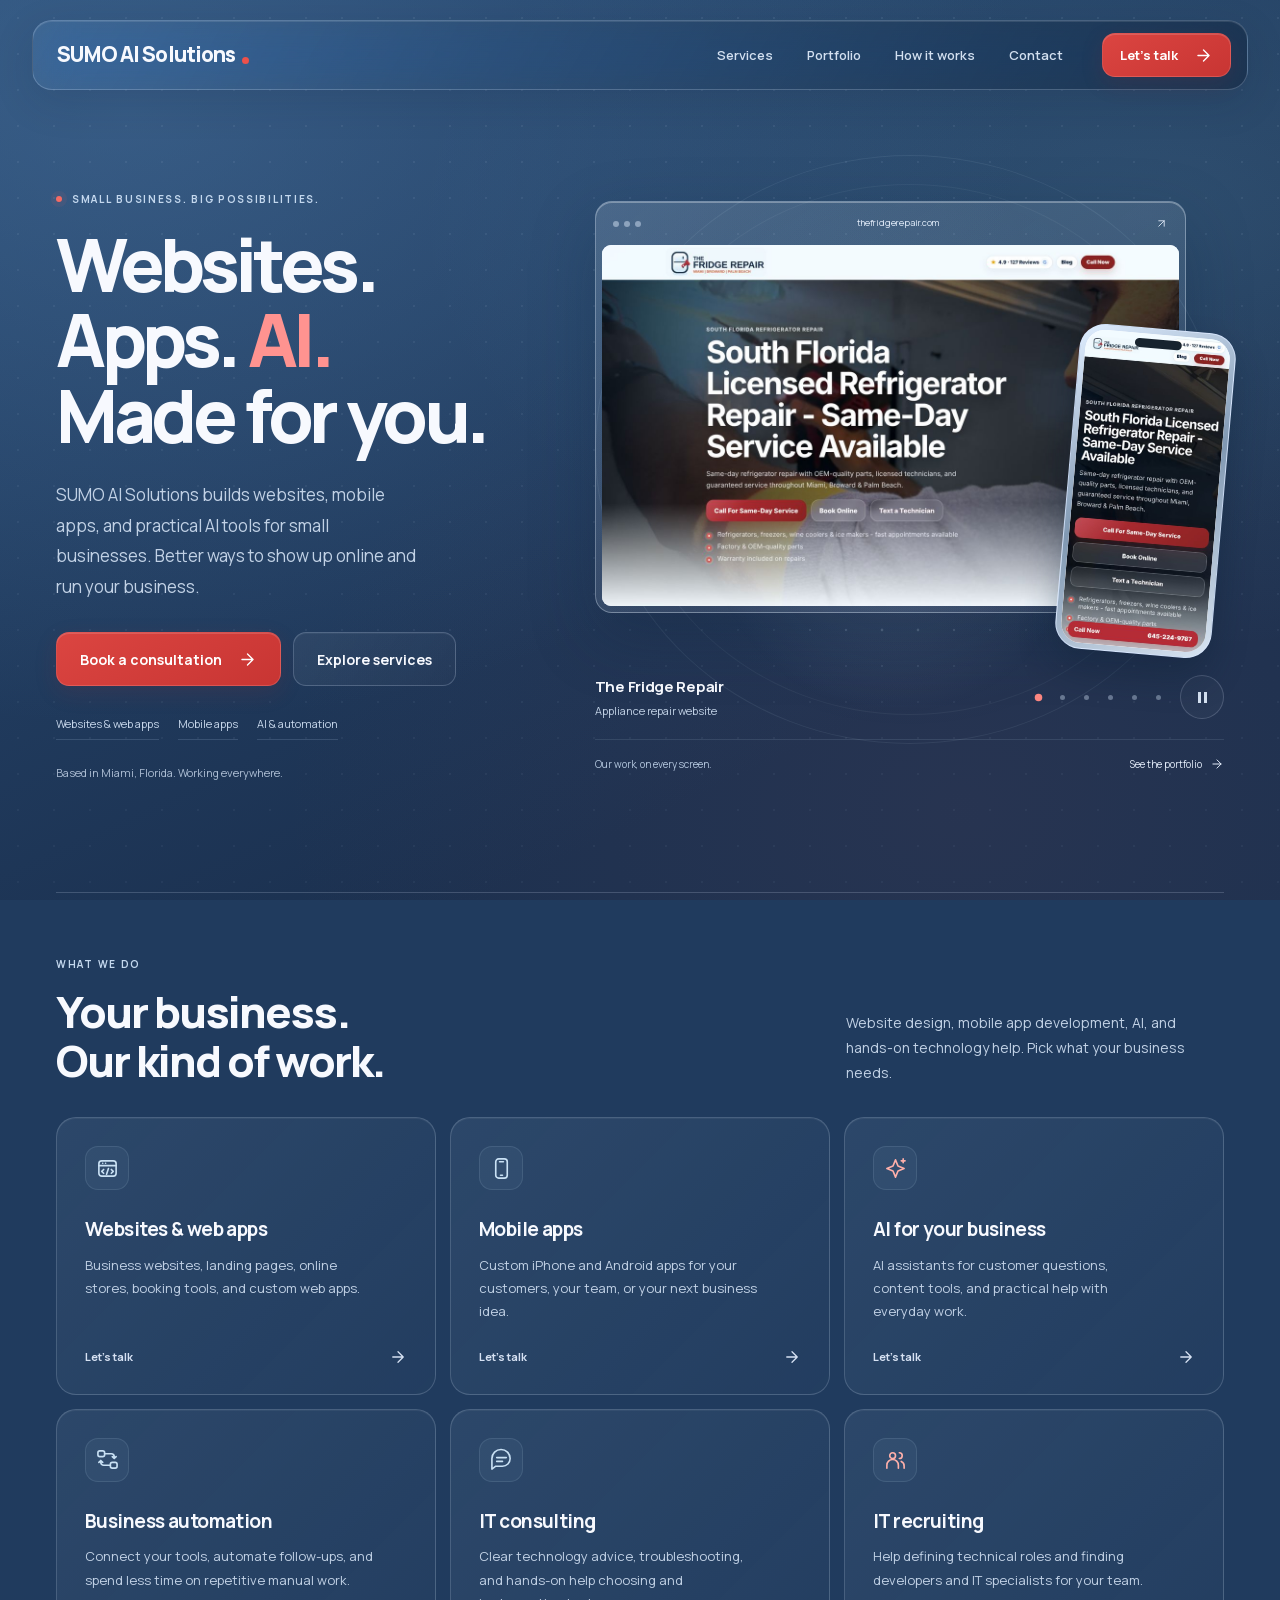
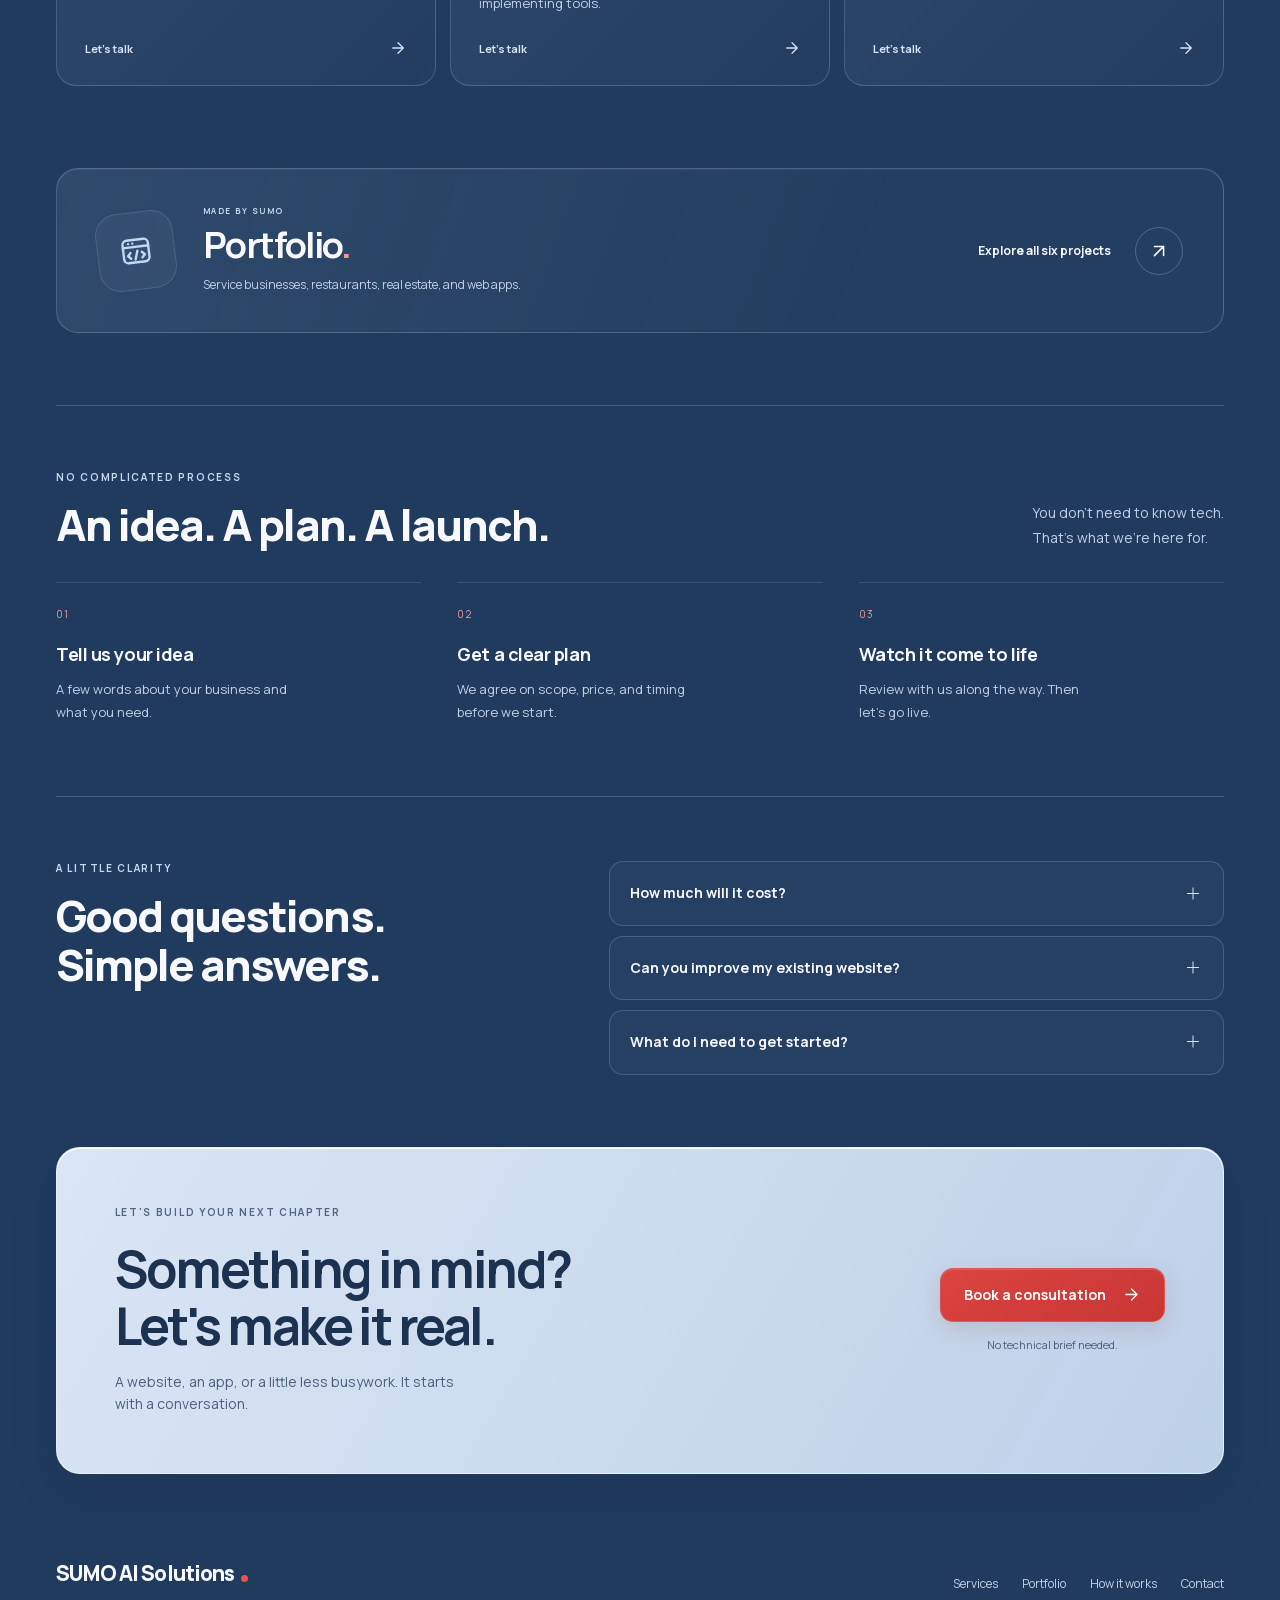
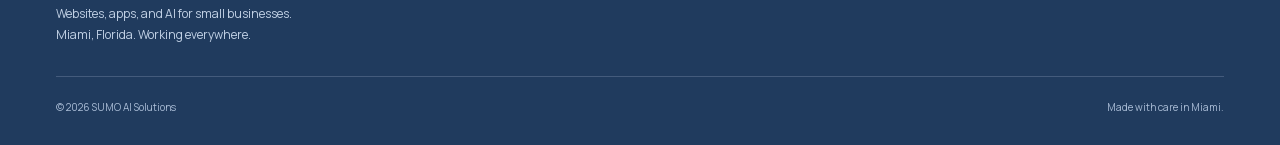
<file: index.html>
<!DOCTYPE html>
<html lang="en">
<head>
  <meta charset="UTF-8">
  <meta name="viewport" content="width=device-width, initial-scale=1.0, viewport-fit=cover">
  <meta http-equiv="x-dns-prefetch-control" content="on">
  <meta name="robots" content="index, follow, max-image-preview:large, max-snippet:-1, max-video-preview:-1">
  <meta name="author" content="SUMO AI Solutions">
  <meta name="theme-color" content="#234367">
  <meta
          name="description"
          content="SUMO AI Solutions builds websites, mobile apps, AI tools, and business automation for small businesses. Based in Miami, Florida, working worldwide."
  >
  <meta
          name="keywords"
          content="SUMO AI Solutions, Miami web design, small business websites, web application development, mobile app development, AI for small business, business automation, IT consulting, IT recruiting"
  >
  <link rel="icon" type="image/svg+xml" href="assets/favicon-sumo-mark.svg?v=20261116-3">
  <link rel="shortcut icon" href="assets/favicon-sumo-mark.svg?v=20261116-3">
  <link rel="canonical" href="https://sumoaisolutions.com/">
  <meta property="og:type" content="website">
  <meta property="og:site_name" content="SUMO AI Solutions">
  <meta property="og:title" content="SUMO AI Solutions | Miami Web Design, Apps &amp; AI">
  <meta
          property="og:description"
          content="SUMO AI Solutions builds websites, mobile apps, AI tools, and business automation for small businesses. Based in Miami, Florida, working worldwide."
  >
  <meta property="og:url" content="https://sumoaisolutions.com/">
  <meta property="og:image" content="https://sumoaisolutions.com/assets/social-preview.png?v=20261116-3">
  <meta property="og:image:width" content="1200">
  <meta property="og:image:height" content="630">
  <meta property="og:image:alt" content="SUMO AI Solutions. Websites. Apps. AI. Made for you.">
  <meta name="twitter:card" content="summary_large_image">
  <meta name="twitter:title" content="SUMO AI Solutions | Miami Web Design, Apps &amp; AI">
  <meta
          name="twitter:description"
          content="SUMO AI Solutions builds websites, mobile apps, AI tools, and business automation for small businesses. Based in Miami, Florida, working worldwide."
  >
  <meta name="twitter:image" content="https://sumoaisolutions.com/assets/social-preview.png?v=20261116-3">
  <meta name="twitter:image:alt" content="SUMO AI Solutions. Websites. Apps. AI. Made for you.">
  <title>SUMO AI Solutions | Miami Web Design, Apps &amp; AI</title>
  <link rel="preload" href="assets/fonts/manrope-latin-variable.woff2" as="font" type="font/woff2" crossorigin>
  <link rel="preload" href="style.css?v=20261116-3" as="style">
  <link rel="stylesheet" href="style.css?v=20261116-3">
  <!-- Google tag (gtag.js) -->
  <script async src="https://www.googletagmanager.com/gtag/js?id=AW-17948229197"></script>
  <script>
    window.dataLayer = window.dataLayer || [];
    function gtag(){dataLayer.push(arguments);}
    gtag('js', new Date());

    gtag('config', 'AW-17948229197');
  </script>
  <script type="application/ld+json">
    {
      "@context": "https://schema.org",
      "@graph": [
        {
          "@type": "Organization",
          "@id": "https://sumoaisolutions.com/#organization",
          "name": "SUMO AI Solutions",
          "url": "https://sumoaisolutions.com/",
          "logo": "https://sumoaisolutions.com/assets/favicon-sumo-mark.svg",
          "description": "SUMO AI Solutions builds websites, mobile apps, AI tools, and business automation for small businesses. Based in Miami, Florida, working worldwide.",
          "location": {
            "@type": "Place",
            "name": "Miami, Florida"
          }
        },
        {
          "@type": "WebSite",
          "@id": "https://sumoaisolutions.com/#website",
          "url": "https://sumoaisolutions.com/",
          "name": "SUMO AI Solutions",
          "inLanguage": "en",
          "publisher": {
            "@id": "https://sumoaisolutions.com/#organization"
          },
          "description": "Websites, mobile apps, AI tools, and automation for small businesses."
        },
        {
          "@type": "WebPage",
          "@id": "https://sumoaisolutions.com/#page",
          "url": "https://sumoaisolutions.com/",
          "name": "SUMO AI Solutions | Miami Web Design, Apps & AI",
          "description": "SUMO AI Solutions builds websites, mobile apps, AI tools, and business automation for small businesses. Based in Miami, Florida, working worldwide.",
          "inLanguage": "en",
          "isPartOf": { "@id": "https://sumoaisolutions.com/#website" },
          "about": { "@id": "https://sumoaisolutions.com/#organization" },
          "mainEntity": { "@id": "https://sumoaisolutions.com/#service" }
        },
        {
          "@type": "Service",
          "@id": "https://sumoaisolutions.com/#service",
          "name": "Small Business Technology Services",
          "url": "https://sumoaisolutions.com/#services",
          "description": "Website design and development, mobile apps, AI tools, and business automation for small businesses. Based in Miami, Florida, working with clients everywhere.",
          "provider": {
            "@id": "https://sumoaisolutions.com/#organization"
          },
          "areaServed": "Worldwide",
          "hasOfferCatalog": {
            "@type": "OfferCatalog",
            "name": "Small Business Technology Services",
            "itemListElement": [
              { "@type": "Offer", "itemOffered": {
                "@type": "Service",
                "@id": "https://sumoaisolutions.com/#service-websites",
                "name": "Website Design and Web App Development",
                "url": "https://sumoaisolutions.com/#service-websites",
                "description": "Business websites, landing pages, online stores, booking tools, and custom web apps.",
                "provider": { "@id": "https://sumoaisolutions.com/#organization" }
              } },
              { "@type": "Offer", "itemOffered": {
                "@type": "Service",
                "@id": "https://sumoaisolutions.com/#service-mobile",
                "name": "Mobile App Development",
                "url": "https://sumoaisolutions.com/#service-mobile",
                "description": "Custom iPhone and Android apps for your customers, your team, or your next business idea.",
                "provider": { "@id": "https://sumoaisolutions.com/#organization" }
              } },
              { "@type": "Offer", "itemOffered": {
                "@type": "Service",
                "@id": "https://sumoaisolutions.com/#service-ai",
                "name": "AI for Small Business",
                "url": "https://sumoaisolutions.com/#service-ai",
                "description": "AI assistants for customer questions, content tools, and practical help with everyday work.",
                "provider": { "@id": "https://sumoaisolutions.com/#organization" }
              } },
              { "@type": "Offer", "itemOffered": {
                "@type": "Service",
                "@id": "https://sumoaisolutions.com/#service-automation",
                "name": "Business Automation",
                "url": "https://sumoaisolutions.com/#service-automation",
                "description": "Connect your tools, automate follow-ups, and spend less time on repetitive manual work.",
                "provider": { "@id": "https://sumoaisolutions.com/#organization" }
              } },
              { "@type": "Offer", "itemOffered": {
                "@type": "Service",
                "@id": "https://sumoaisolutions.com/#service-consulting",
                "name": "IT Consulting and Support",
                "url": "https://sumoaisolutions.com/#service-consulting",
                "description": "Clear technology advice, troubleshooting, and hands-on help choosing and implementing tools.",
                "provider": { "@id": "https://sumoaisolutions.com/#organization" }
              } },
              { "@type": "Offer", "itemOffered": {
                "@type": "Service",
                "@id": "https://sumoaisolutions.com/#service-recruiting",
                "name": "IT Recruiting",
                "url": "https://sumoaisolutions.com/#service-recruiting",
                "description": "Help defining technical roles and finding developers and IT specialists for your team.",
                "provider": { "@id": "https://sumoaisolutions.com/#organization" }
              } }
            ]
          }
        }
      ]
    }
  </script>
</head>
<body>
<a class="skip-link" href="#main">Skip to content</a>
<canvas class="dot-grid" id="dotGrid" aria-hidden="true"></canvas>
<div class="page-shell">
  <header class="site-header" data-header>
    <a class="brand" href="./" aria-label="SUMO AI Solutions home"><span>SUMO AI Solutions</span><span class="brand-dot" aria-hidden="true"></span></a>
    <nav class="site-nav" aria-label="Primary">
      <a href="#services">Services</a><a href="portfolio/">Portfolio</a><a href="#process">How it works</a><a href="#contact">Contact</a>
    </nav>
    <button class="button button-primary button-small header-cta" type="button" data-open-consultation>Let's talk <svg class="icon" aria-hidden="true"><use href="assets/icons.svg#arrow"></use></svg></button>
  </header>
  <main id="main">
    <section class="hero" id="hero" aria-labelledby="heroTitle">
      <div class="hero-inner container">
        <div class="hero-copy" data-reveal>
          <p class="eyebrow"><span class="status-dot" aria-hidden="true"></span> Small business. Big possibilities.</p>
          <h1 id="heroTitle">Websites.<br>Apps. <span class="accent-text">AI.</span><br>Made for you.</h1>
          <p class="hero-text">SUMO AI Solutions builds websites, mobile apps, and practical AI tools for small businesses. Better ways to show up online and run your business.</p>
          <div class="hero-actions">
            <button class="button button-primary" type="button" data-open-consultation>Book a consultation <svg class="icon" aria-hidden="true"><use href="assets/icons.svg#arrow"></use></svg></button>
            <a class="button button-secondary" href="#services">Explore services</a>
          </div>
          <div class="hero-quicklinks" aria-label="Explore our services"><a href="#service-websites">Websites &amp; web apps</a><a href="#service-mobile">Mobile apps</a><a href="#service-ai">AI &amp; automation</a></div>
          <p class="hero-location">Based in Miami, Florida. Working everywhere.</p>
        </div>
        <div class="showcase" data-showcase data-reveal style="--reveal-delay: 100ms" aria-label="Explore six SUMO projects on desktop and mobile">
          <div class="showcase-aura" aria-hidden="true"></div>
          <div class="showcase-stage">
            <div class="browser">
              <div class="browser-bar" aria-hidden="true"><span class="browser-dots"><i></i><i></i><i></i></span><span class="browser-url" data-showcase-url>thefridgerepair.com</span><svg class="icon" aria-hidden="true"><use href="assets/icons.svg#external"></use></svg></div>
              <button class="browser-screen" type="button" data-showcase-open aria-label="Preview The Fridge Repair website">
                <img class="is-active" data-showcase-desktop src="assets/portfolio/fridge-repair.jpg" width="1200" height="750" alt="The Fridge Repair website preview" fetchpriority="high">
                <img data-showcase-desktop src="assets/portfolio/grill-on-wheel.jpg" width="1200" height="750" alt="Grill on Wheel website preview" loading="lazy" decoding="async">
                <img data-showcase-desktop src="assets/portfolio/imperial-towers.jpg" width="1200" height="750" alt="Imperial Towers website preview" loading="lazy" decoding="async">
                <img data-showcase-desktop src="assets/portfolio/chicago-cleaning.jpg" width="1200" height="750" alt="Chi Cleaning Co. website preview" loading="lazy" decoding="async">
                <img data-showcase-desktop src="assets/portfolio/image-converter.jpg" width="1200" height="750" alt="Fast Image Converter website preview" loading="lazy" decoding="async">
                <img data-showcase-desktop src="assets/portfolio/json-diff.jpg" width="1200" height="750" alt="JSON Diff website preview" loading="lazy" decoding="async">
                <span class="screen-open"><svg class="icon" aria-hidden="true"><use href="assets/icons.svg#eye"></use></svg> Explore project</span>
              </button>
            </div>
            <div class="phone" aria-hidden="true"><span class="phone-camera"></span><div class="phone-screen">
                <img class="is-active" data-showcase-mobile src="assets/portfolio/fridge-repair-mobile.jpg" width="390" height="844" alt="" loading="lazy" decoding="async">
                <img data-showcase-mobile src="assets/portfolio/grill-on-wheel-mobile.jpg" width="390" height="844" alt="" loading="lazy" decoding="async">
                <img data-showcase-mobile src="assets/portfolio/imperial-towers-mobile.jpg" width="390" height="844" alt="" loading="lazy" decoding="async">
                <img data-showcase-mobile src="assets/portfolio/chicago-cleaning-mobile.jpg" width="390" height="844" alt="" loading="lazy" decoding="async">
                <img data-showcase-mobile src="assets/portfolio/image-converter-mobile.jpg" width="390" height="844" alt="" loading="lazy" decoding="async">
                <img data-showcase-mobile src="assets/portfolio/json-diff-mobile.jpg" width="390" height="844" alt="" loading="lazy" decoding="async">
            </div></div>
          </div>
          <div class="showcase-footer">
            <div class="showcase-project"><strong data-showcase-title>The Fridge Repair</strong><span data-showcase-type>Appliance repair website</span></div>
            <div class="showcase-controls">
              <div class="showcase-tabs" role="group" aria-label="Choose a featured project">
              <button class="showcase-tab" type="button" aria-label="Show The Fridge Repair" aria-pressed="true" data-showcase-tab data-title="The Fridge Repair" data-type="Appliance repair website" data-url="thefridgerepair.com" data-live="https://www.thefridgerepair.com/" data-full="assets/portfolio/fridge-repair-full.jpg"><span aria-hidden="true"></span></button>
              <button class="showcase-tab" type="button" aria-label="Show Grill on Wheel" aria-pressed="false" data-showcase-tab data-title="Grill on Wheel" data-type="Restaurant website" data-url="lakviat.github.io/greelonwheel" data-live="https://lakviat.github.io/greelonwheel/" data-full="assets/portfolio/grill-on-wheel-full.jpg"><span aria-hidden="true"></span></button>
              <button class="showcase-tab" type="button" aria-label="Show Imperial Towers" aria-pressed="false" data-showcase-tab data-title="Imperial Towers" data-type="Real estate website concept" data-url="lakviat.github.io/imperial_towers" data-live="https://lakviat.github.io/imperial_towers/" data-full="assets/portfolio/imperial-towers-full.jpg"><span aria-hidden="true"></span></button>
              <button class="showcase-tab" type="button" aria-label="Show Chi Cleaning Co." aria-pressed="false" data-showcase-tab data-title="Chi Cleaning Co." data-type="Home services website" data-url="lakviat.github.io/chicago_cleaning_services-" data-live="https://lakviat.github.io/chicago_cleaning_services-/" data-full="assets/portfolio/chicago-cleaning-full.jpg"><span aria-hidden="true"></span></button>
              <button class="showcase-tab" type="button" aria-label="Show Fast Image Converter" aria-pressed="false" data-showcase-tab data-title="Fast Image Converter" data-type="Image conversion web app" data-url="convertjpgs.com" data-live="https://convertjpgs.com/" data-full="assets/portfolio/image-converter-full.jpg"><span aria-hidden="true"></span></button>
              <button class="showcase-tab" type="button" aria-label="Show JSON Diff" aria-pressed="false" data-showcase-tab data-title="JSON Diff" data-type="Data comparison web app" data-url="jsondiff.info" data-live="https://www.jsondiff.info/" data-full="assets/portfolio/json-diff-full.jpg"><span aria-hidden="true"></span></button>
              </div>
              <button class="showcase-pause" type="button" data-showcase-pause aria-label="Pause project rotation"><span aria-hidden="true"></span></button>
            </div>
          </div>
          <p class="showcase-caption">Our work, on every screen. <a href="portfolio/">See the portfolio <svg class="icon" aria-hidden="true"><use href="assets/icons.svg#arrow"></use></svg></a></p>
        </div>
      </div>
    </section>

    <section class="section services-section" id="services" aria-labelledby="servicesTitle">
      <div class="container">
        <div class="section-heading" data-reveal><div><p class="eyebrow">What we do</p><h2 id="servicesTitle">Your business.<br>Our kind of work.</h2></div><p class="lede">Website design, mobile app development, AI, and hands-on technology help. Pick what your business needs.</p></div>
        <div class="services-grid" data-reveal>
          <button class="service-card" id="service-websites" type="button" data-open-consultation data-consultation-topic="Websites &amp; web apps" data-interest="A website">
            <span class="service-icon"><svg class="icon" aria-hidden="true"><use href="assets/icons.svg#web"></use></svg></span><span class="service-title">Websites &amp; web apps</span>
            <span class="service-description">Business websites, landing pages, online stores, booking tools, and custom web apps.</span><span class="service-link">Let's talk <svg class="icon" aria-hidden="true"><use href="assets/icons.svg#arrow"></use></svg></span>
          </button>
          <button class="service-card" id="service-mobile" type="button" data-open-consultation data-consultation-topic="Mobile apps" data-interest="A mobile app">
            <span class="service-icon"><svg class="icon" aria-hidden="true"><use href="assets/icons.svg#phone"></use></svg></span><span class="service-title">Mobile apps</span>
            <span class="service-description">Custom iPhone and Android apps for your customers, your team, or your next business idea.</span><span class="service-link">Let's talk <svg class="icon" aria-hidden="true"><use href="assets/icons.svg#arrow"></use></svg></span>
          </button>
          <button class="service-card" id="service-ai" type="button" data-open-consultation data-consultation-topic="AI for your business" data-interest="AI &amp; automation">
            <span class="service-icon"><svg class="icon" aria-hidden="true"><use href="assets/icons.svg#spark"></use></svg></span><span class="service-title">AI for your business</span>
            <span class="service-description">AI assistants for customer questions, content tools, and practical help with everyday work.</span><span class="service-link">Let's talk <svg class="icon" aria-hidden="true"><use href="assets/icons.svg#arrow"></use></svg></span>
          </button>
          <button class="service-card" id="service-automation" type="button" data-open-consultation data-consultation-topic="Business automation" data-interest="AI &amp; automation">
            <span class="service-icon"><svg class="icon" aria-hidden="true"><use href="assets/icons.svg#flow"></use></svg></span><span class="service-title">Business automation</span>
            <span class="service-description">Connect your tools, automate follow-ups, and spend less time on repetitive manual work.</span><span class="service-link">Let's talk <svg class="icon" aria-hidden="true"><use href="assets/icons.svg#arrow"></use></svg></span>
          </button>
          <button class="service-card" id="service-consulting" type="button" data-open-consultation data-consultation-topic="IT consulting" data-interest="Something else">
            <span class="service-icon"><svg class="icon" aria-hidden="true"><use href="assets/icons.svg#chat"></use></svg></span><span class="service-title">IT consulting</span>
            <span class="service-description">Clear technology advice, troubleshooting, and hands-on help choosing and implementing tools.</span><span class="service-link">Let's talk <svg class="icon" aria-hidden="true"><use href="assets/icons.svg#arrow"></use></svg></span>
          </button>
          <button class="service-card" id="service-recruiting" type="button" data-open-consultation data-consultation-topic="IT recruiting" data-interest="Something else">
            <span class="service-icon"><svg class="icon" aria-hidden="true"><use href="assets/icons.svg#people"></use></svg></span><span class="service-title">IT recruiting</span>
            <span class="service-description">Help defining technical roles and finding developers and IT specialists for your team.</span><span class="service-link">Let's talk <svg class="icon" aria-hidden="true"><use href="assets/icons.svg#arrow"></use></svg></span>
          </button>
        </div>
      </div>
    </section>

    <section class="portfolio-link-section container" id="work" aria-labelledby="workTitle" data-reveal>
      <a class="portfolio-strip" href="portfolio/">
        <span class="portfolio-strip-icon" aria-hidden="true"><svg class="icon" aria-hidden="true"><use href="assets/icons.svg#web"></use></svg></span>
        <span class="portfolio-strip-copy"><span class="eyebrow">Made by SUMO</span><h2 id="workTitle">Portfolio<span class="accent-text">.</span></h2><span>Service businesses, restaurants, real estate, and web apps.</span></span>
        <span class="portfolio-strip-action">Explore all six projects <span class="circle-arrow"><svg class="icon" aria-hidden="true"><use href="assets/icons.svg#external"></use></svg></span></span>
      </a>
    </section>

    <section class="section process-section" id="process" aria-labelledby="processTitle">
      <div class="container">
        <div class="section-heading" data-reveal><div><p class="eyebrow">No complicated process</p><h2 id="processTitle">An idea. A plan. A launch.</h2></div><p class="lede">You don't need to know tech.<br>That's what we're here for.</p></div>
        <ol class="steps" data-reveal>
          <li class="step"><span class="step-num">01</span><h3>Tell us your idea</h3><p>A few words about your business and what you need.</p></li>
          <li class="step"><span class="step-num">02</span><h3>Get a clear plan</h3><p>We agree on scope, price, and timing before we start.</p></li>
          <li class="step"><span class="step-num">03</span><h3>Watch it come to life</h3><p>Review with us along the way. Then let's go live.</p></li>
        </ol>
      </div>
    </section>

    <section class="section faq-section" id="faq" aria-labelledby="faqTitle">
      <div class="container faq-layout">
        <div class="section-heading" data-reveal><p class="eyebrow">A little clarity</p><h2 id="faqTitle">Good questions.<br>Simple answers.</h2></div>
        <div class="faq-list" data-reveal>
          <details class="faq-item"><summary>How much will it cost?<span class="faq-toggle" aria-hidden="true"></span></summary><div class="faq-answer"><p>It depends on what you need. After a quick conversation, we'll give you a clear price and timeline before any work starts.</p></div></details>
          <details class="faq-item"><summary>Can you improve my existing website?<span class="faq-toggle" aria-hidden="true"></span></summary><div class="faq-answer"><p>Yes. We can refresh the design, fix problems, add features, or help you decide if a rebuild is the better option.</p></div></details>
          <details class="faq-item"><summary>What do I need to get started?<span class="faq-toggle" aria-hidden="true"></span></summary><div class="faq-answer"><p>Just an idea and a few sentences about your business. Logos, photos, and examples are welcome, but you don't need a technical brief.</p></div></details>
        </div>
      </div>
    </section>

    <section class="section contact-section" id="contact" aria-labelledby="contactTitle">
      <div class="container"><div class="cta-band" data-reveal>
        <div><p class="eyebrow">Let's build your next chapter</p><h2 id="contactTitle">Something in mind?<br>Let's make it real.</h2><p>A website, an app, or a little less busywork. It starts with a conversation.</p></div>
        <div class="cta-actions"><button class="button button-primary" type="button" data-open-consultation>Book a consultation <svg class="icon" aria-hidden="true"><use href="assets/icons.svg#arrow"></use></svg></button><span class="cta-note">No technical brief needed.</span></div>
      </div></div>
    </section>
  </main>
  <footer class="site-footer"><div class="container">
    <div class="footer-top"><div><a class="brand" href="./"><span>SUMO AI Solutions</span><span class="brand-dot" aria-hidden="true"></span></a><p>Websites, apps, and AI for small businesses.<br>Miami, Florida. Working everywhere.</p></div><nav class="footer-links" aria-label="Footer"><a href="#services">Services</a><a href="portfolio/">Portfolio</a><a href="#process">How it works</a><button type="button" data-open-consultation>Contact</button></nav></div>
    <div class="footer-bottom"><span>&copy; 2026 SUMO AI Solutions</span><span>Made with care in Miami.</span></div>
  </div></footer>
</div>
<div class="portfolio-preview-modal" id="portfolioPreviewModal" hidden>
  <div class="portfolio-preview-overlay" data-close-portfolio-preview></div>
  <div class="portfolio-preview-dialog" role="dialog" aria-modal="true" aria-labelledby="portfolioPreviewTitle">
    <button class="consultation-close" type="button" aria-label="Close project preview" data-close-portfolio-preview>&times;</button>
    <div class="portfolio-preview-head"><p class="eyebrow" id="portfolioPreviewDomain">Website preview</p><h2 id="portfolioPreviewTitle" tabindex="-1">Project preview</h2></div>
    <div class="portfolio-preview-actions"><a class="button button-secondary button-small" id="portfolioPreviewLiveLink" href="#" target="_blank" rel="noopener noreferrer">Visit live site <svg class="icon" aria-hidden="true"><use href="assets/icons.svg#external"></use></svg></a><button class="button button-primary button-small" type="button" data-open-consultation data-consultation-topic="A website like this one" data-interest="A website">Build something like this</button></div>
    <p class="preview-help">Scroll inside the window to see the full page.</p>
    <div class="portfolio-preview-frame-wrap">
      <img id="portfolioPreviewImage" class="portfolio-preview-image" alt="" hidden>
    </div>
  </div>
</div>

<div class="consultation-modal" id="consultationModal" hidden>
  <div class="consultation-overlay" data-close-consultation></div>
  <div class="consultation-dialog" role="dialog" aria-modal="true" aria-labelledby="consultationTitle" tabindex="-1">
    <button class="consultation-close" type="button" aria-label="Close consultation form" data-close-consultation>&times;</button>

    <div class="consultation-head">
      <p class="eyebrow">Book a Consultation</p>
      <h2 id="consultationTitle" tabindex="-1">What do you have in mind?</h2>
      <p>A new website, an app, or a little less busywork. Tell us your idea and we will get back to you.</p>
    </div>

    <form class="consultation-form" id="consultationForm" data-endpoint="https://script.google.com/macros/s/AKfycbzSDoKrP5WWN14kzDUCTtE5N9jBej-nVHb2ZEJLPkccyhfFOqykzQCnPzPtrISZbTLETw/exec">
      <fieldset class="interest-group">
        <legend>I'm interested in</legend>
        <div class="interest-options">
          <label><input type="radio" name="interest" value="A website"><span>A website</span></label>
          <label><input type="radio" name="interest" value="A mobile app"><span>A mobile app</span></label>
          <label><input type="radio" name="interest" value="AI &amp; automation"><span>AI &amp; automation</span></label>
          <label><input type="radio" name="interest" value="Something else"><span>Something else</span></label>
        </div>
      </fieldset>
      <div class="form-grid">
        <label class="form-field">
          <span>First name</span>
          <input type="text" name="first_name" placeholder="First name" autocomplete="given-name" required>
        </label>
        <label class="form-field">
          <span>Last name</span>
          <input type="text" name="last_name" placeholder="Last name" autocomplete="family-name" required>
        </label>
        <label class="form-field">
          <span>Email</span>
          <input type="email" name="email" placeholder="you@example.com" autocomplete="email" required>
        </label>
        <label class="form-field">
          <span>Phone <small>(optional)</small></span>
          <input type="tel" name="phone" placeholder="+1 (555) 123-4567" autocomplete="tel">
        </label>
        <label class="form-field form-field-full">
          <span>Tell us about your business and what you need</span>
          <textarea name="project_description" rows="4" placeholder="For example: I run a cleaning company and want a website where customers can request a quote." required></textarea>
        </label>
        <label class="form-field form-field-full">
          <span>Attachments <small>(optional)</small></span>
          <input type="file" name="attachments" multiple accept=".pdf,.doc,.docx,.txt,.png,.jpg,.jpeg,.zip">
          <small>Logo, photos, notes, or screenshots of sites you like. Up to 10 MB per file.</small>
        </label>
      </div>

      <div class="consultation-actions">
        <button class="button button-primary" type="submit">Send my request</button>
        <button class="button button-secondary" type="button" data-close-consultation>Cancel</button>
      </div>

      <p class="consultation-status" id="consultationStatus" aria-live="polite">
        Your details are sent privately to our team to respond to your request.
      </p>
    </form>
  </div>
</div>


<script src="script.js?v=20261116-3" defer></script>
</body>
</html>
</file>
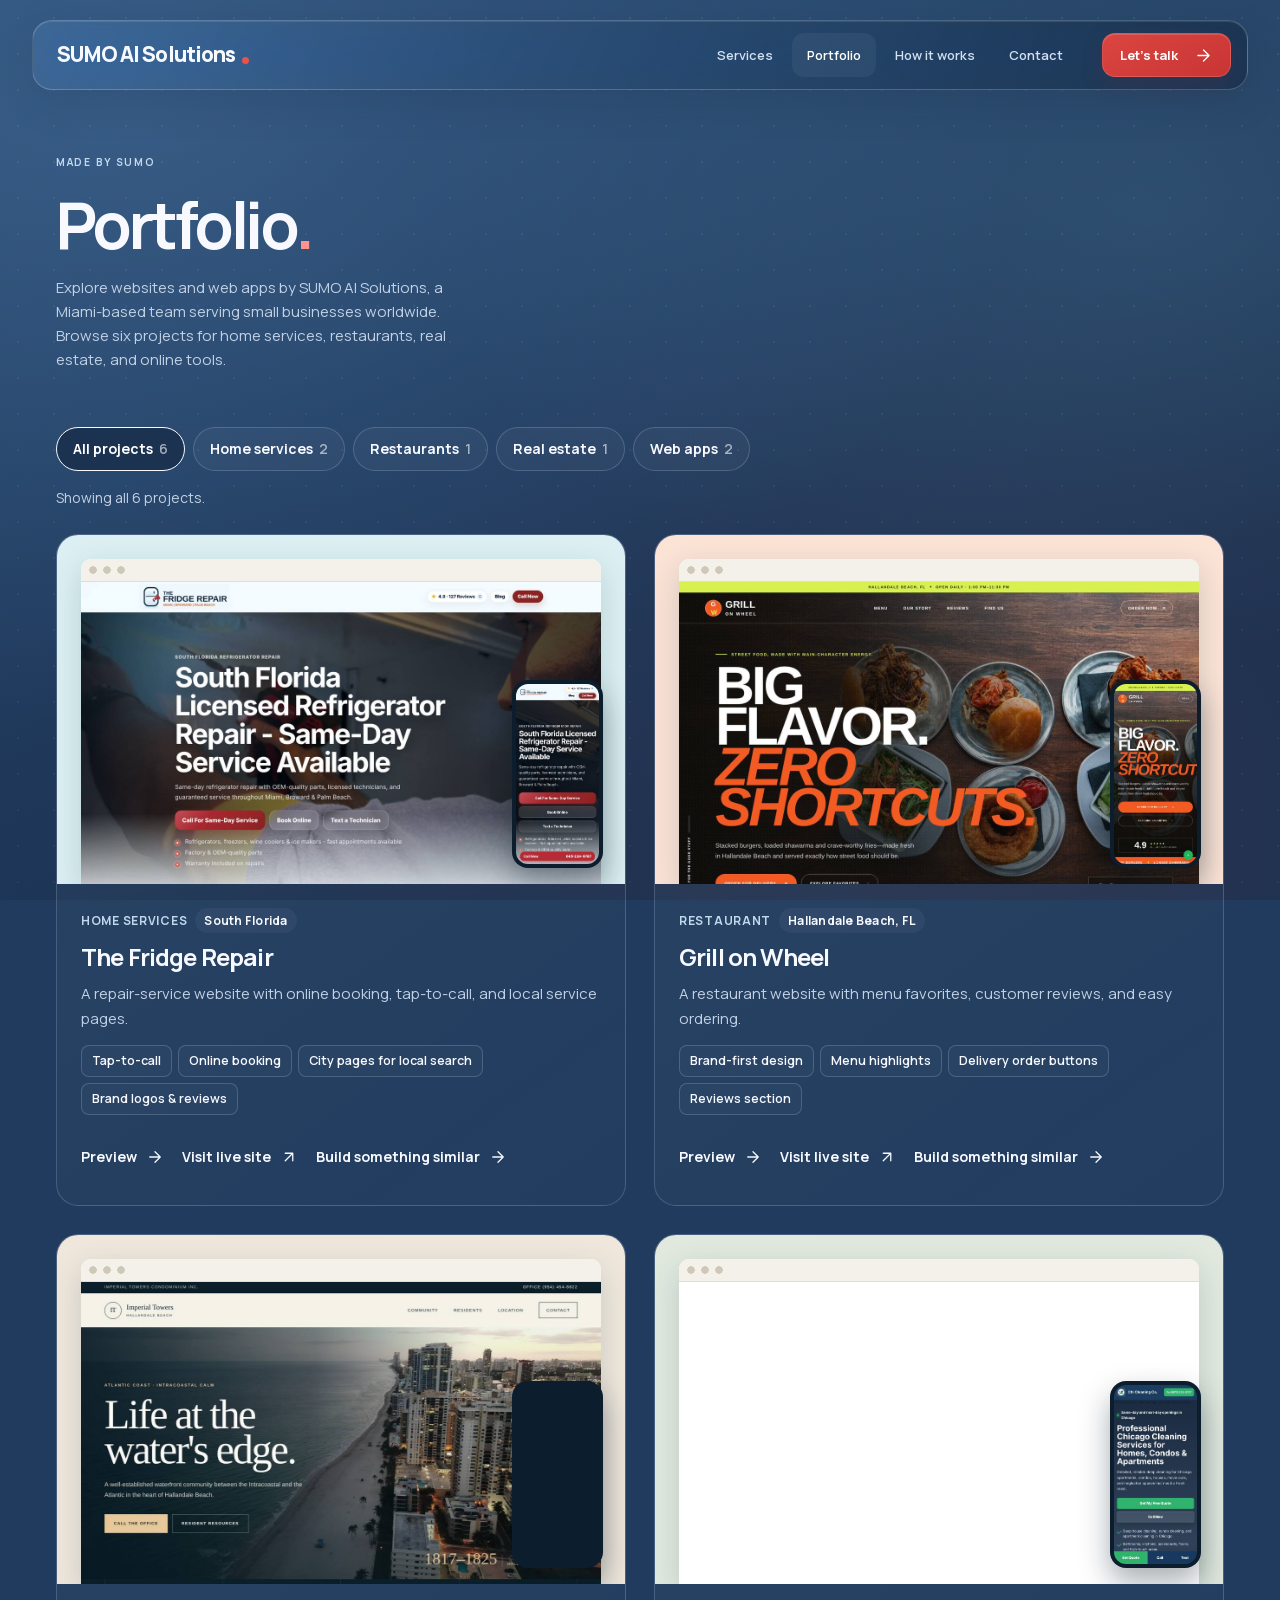
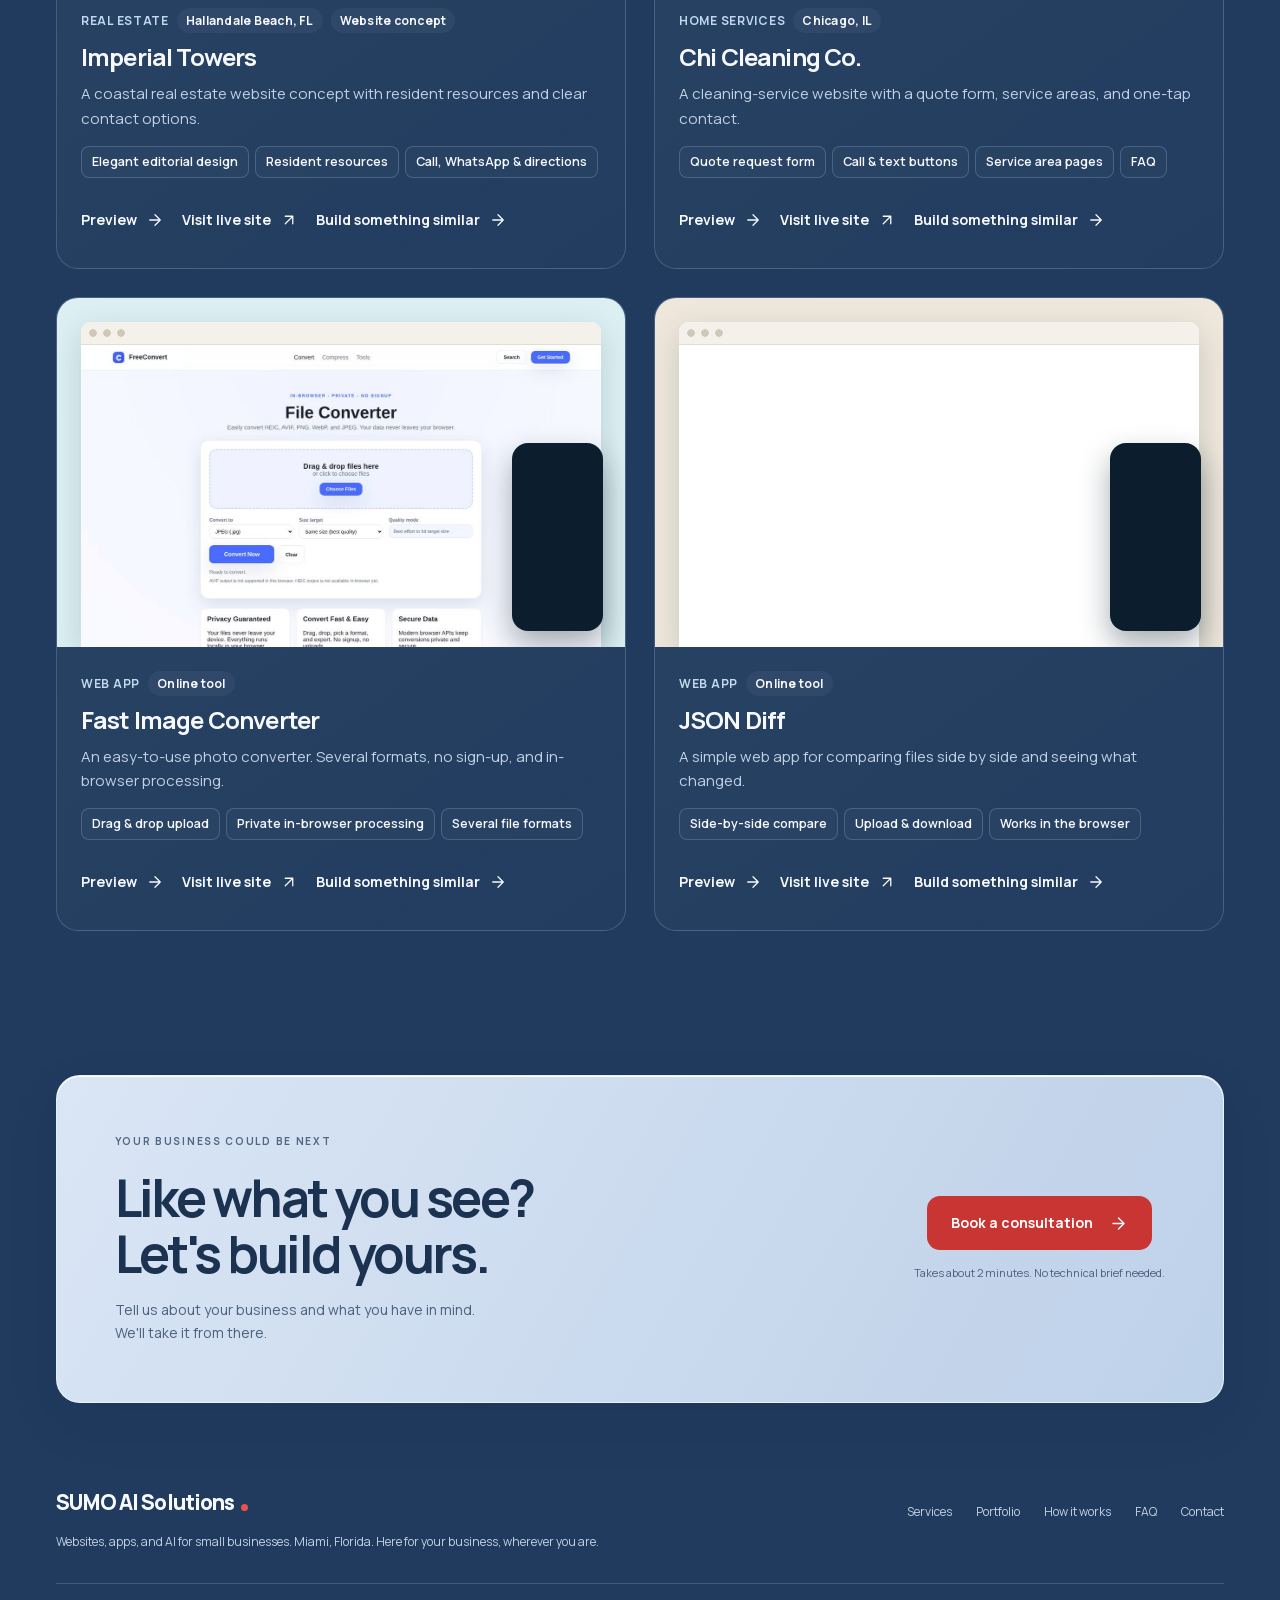
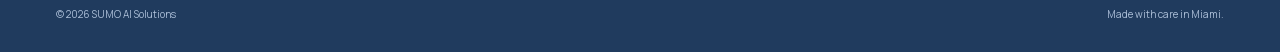
<file: portfolio/index.html>
<!DOCTYPE html>
<html lang="en">
<head>
  <meta charset="UTF-8">
  <meta name="viewport" content="width=device-width, initial-scale=1.0, viewport-fit=cover">
  <meta http-equiv="x-dns-prefetch-control" content="on">
  <meta name="robots" content="index, follow, max-image-preview:large, max-snippet:-1, max-video-preview:-1">
  <meta name="author" content="SUMO AI Solutions">
  <meta name="theme-color" content="#234367">
  <meta
    name="description"
    content="Explore websites and web apps by Miami-based SUMO AI Solutions for home services, restaurants, real estate, and online tools. See six real projects."
  >
  <meta
    name="keywords"
    content="SUMO AI Solutions portfolio, website portfolio, web app portfolio, Miami web design, small business website examples"
  >
  <link rel="icon" type="image/svg+xml" href="../assets/favicon-sumo-mark.svg?v=20261116-3">
  <link rel="shortcut icon" href="../assets/favicon-sumo-mark.svg?v=20261116-3">
  <link rel="canonical" href="https://sumoaisolutions.com/portfolio/">
  <meta property="og:type" content="website">
  <meta property="og:site_name" content="SUMO AI Solutions">
  <meta property="og:title" content="Web Design &amp; App Portfolio | SUMO AI Solutions">
  <meta
    property="og:description"
    content="Explore websites and web apps by Miami-based SUMO AI Solutions for home services, restaurants, real estate, and online tools. See six real projects."
  >
  <meta property="og:url" content="https://sumoaisolutions.com/portfolio/">
  <meta property="og:image" content="https://sumoaisolutions.com/assets/social-preview.png?v=20261116-3">
  <meta property="og:image:width" content="1200">
  <meta property="og:image:height" content="630">
  <meta property="og:image:alt" content="SUMO AI Solutions. Websites. Apps. AI. Made for you.">
  <meta name="twitter:card" content="summary_large_image">
  <meta name="twitter:title" content="Web Design &amp; App Portfolio | SUMO AI Solutions">
  <meta
    name="twitter:description"
    content="Explore websites and web apps by Miami-based SUMO AI Solutions for home services, restaurants, real estate, and online tools. See six real projects."
  >
  <meta name="twitter:image" content="https://sumoaisolutions.com/assets/social-preview.png?v=20261116-3">
  <meta name="twitter:image:alt" content="SUMO AI Solutions. Websites. Apps. AI. Made for you.">
  <title>Web Design &amp; App Portfolio | SUMO AI Solutions</title>
  <link rel="preload" href="../assets/fonts/manrope-latin-variable.woff2" as="font" type="font/woff2" crossorigin>
  <link rel="preload" href="../style.css?v=20261116-3" as="style">
  <link rel="stylesheet" href="../style.css?v=20261116-3">
  <!-- Google tag (gtag.js) -->
  <script async src="https://www.googletagmanager.com/gtag/js?id=AW-17948229197"></script>
  <script>
    window.dataLayer = window.dataLayer || [];
    function gtag(){dataLayer.push(arguments);}
    gtag('js', new Date());

    gtag('config', 'AW-17948229197');
  </script>
  <script type="application/ld+json">
    {
      "@context": "https://schema.org",
      "@graph": [
        {
          "@type": "CollectionPage",
          "@id": "https://sumoaisolutions.com/portfolio/#page",
          "url": "https://sumoaisolutions.com/portfolio/",
          "name": "Web Design & App Portfolio | SUMO AI Solutions",
          "description": "Explore websites and web apps by Miami-based SUMO AI Solutions for home services, restaurants, real estate, and online tools. See six real projects.",
          "inLanguage": "en",
          "about": { "@id": "https://sumoaisolutions.com/#organization" },
          "publisher": { "@id": "https://sumoaisolutions.com/#organization" },
          "breadcrumb": { "@id": "https://sumoaisolutions.com/portfolio/#breadcrumbs" },
          "mainEntity": {
            "@type": "ItemList",
            "numberOfItems": 6,
            "itemListElement": [
              { "@type": "ListItem", "position": 1, "name": "The Fridge Repair", "url": "https://sumoaisolutions.com/portfolio/#fridge-repair" },
              { "@type": "ListItem", "position": 2, "name": "Grill on Wheel", "url": "https://sumoaisolutions.com/portfolio/#grill-on-wheel" },
              { "@type": "ListItem", "position": 3, "name": "Imperial Towers", "url": "https://sumoaisolutions.com/portfolio/#imperial-towers" },
              { "@type": "ListItem", "position": 4, "name": "Chi Cleaning Co.", "url": "https://sumoaisolutions.com/portfolio/#chicago-cleaning" },
              { "@type": "ListItem", "position": 5, "name": "Fast Image Converter", "url": "https://sumoaisolutions.com/portfolio/#image-converter" },
              { "@type": "ListItem", "position": 6, "name": "JSON Diff", "url": "https://sumoaisolutions.com/portfolio/#json-diff" }
            ]
          },
          "isPartOf": {
            "@type": "WebSite",
            "@id": "https://sumoaisolutions.com/#website"
          }
        },
        {
          "@type": "BreadcrumbList",
          "@id": "https://sumoaisolutions.com/portfolio/#breadcrumbs",
          "itemListElement": [
            { "@type": "ListItem", "position": 1, "name": "Home", "item": "https://sumoaisolutions.com/" },
            { "@type": "ListItem", "position": 2, "name": "Portfolio", "item": "https://sumoaisolutions.com/portfolio/" }
          ]
        }
      ]
    }
  </script>
</head>
<body>
<a class="skip-link" href="#main">Skip to content</a>
<div class="page-shell">
  <div class="backdrop" aria-hidden="true"></div>
  <header class="site-header" data-header>
    <a class="brand" href="../" aria-label="SUMO AI Solutions home"><span>SUMO AI Solutions</span><span class="brand-dot" aria-hidden="true"></span></a>
    <nav class="site-nav" aria-label="Primary">
      <a href="../#services">Services</a><a href="./" aria-current="page">Portfolio</a><a href="../#process">How it works</a><a href="../#contact">Contact</a>
    </nav>
    <button class="button button-primary button-small header-cta" type="button" data-open-consultation>Let's talk <svg class="icon" aria-hidden="true"><use href="../assets/icons.svg#arrow"></use></svg></button>
  </header>

  <main id="main">
    <section class="page-intro" aria-labelledby="portfolioTitle"><div class="container" data-reveal><p class="eyebrow">Made by SUMO</p><h1 id="portfolioTitle">Portfolio<span class="accent-text">.</span></h1><p>Explore websites and web apps by SUMO AI Solutions, a Miami-based team serving small businesses worldwide. Browse six projects for home services, restaurants, real estate, and online tools.</p></div></section>

    <section class="section light light-2" aria-label="Projects">
      <div class="container">
        <div class="filter-bar" role="group" aria-label="Filter projects by type"><button class="filter-chip" type="button" data-filter="all" aria-pressed="true">All projects<span class="count">6</span></button><button class="filter-chip" type="button" data-filter="local" aria-pressed="false">Home services<span class="count">2</span></button><button class="filter-chip" type="button" data-filter="food" aria-pressed="false">Restaurants<span class="count">1</span></button><button class="filter-chip" type="button" data-filter="realestate" aria-pressed="false">Real estate<span class="count">1</span></button><button class="filter-chip" type="button" data-filter="apps" aria-pressed="false">Web apps<span class="count">2</span></button></div>
        <p class="filter-status" aria-live="polite" data-filter-status>Showing all 6 projects.</p>
        <div class="work-grid" data-work-grid>
        <article class="work-card" id="fridge-repair" data-category="local">
          <button class="work-media" type="button" style="--tint:#dcf0f3" data-open-preview data-preview-title="The Fridge Repair" data-preview-domain="thefridgerepair.com" data-preview-url="https://www.thefridgerepair.com/" data-preview-mode="image" data-preview-image="../assets/portfolio/fridge-repair-full.jpg" aria-label="Preview The Fridge Repair website">
            <span class="work-window"><img src="../assets/portfolio/fridge-repair-full.jpg" width="1200" height="4333" alt="The Fridge Repair website" loading="lazy" decoding="async"></span>
            <span class="work-phone" aria-hidden="true"><img src="../assets/portfolio/fridge-repair-mobile.jpg" width="390" height="844" alt="" loading="lazy" decoding="async"></span>
            <span class="work-hint"><svg class="icon" aria-hidden="true"><use href="../assets/icons.svg#eye"></use></svg>Click to preview</span>
          </button>
          <div class="work-body">
            <div class="work-meta">Home services <span class="pill">South Florida</span></div>
            <h2 class="h3">The Fridge Repair</h2>
            <p>A repair-service website with online booking, tap-to-call, and local service pages.</p>
            <ul class="built-list"><li>Tap-to-call</li><li>Online booking</li><li>City pages for local search</li><li>Brand logos & reviews</li></ul>
            <div class="work-actions">
              <button class="text-link" type="button" data-open-preview data-preview-title="The Fridge Repair" data-preview-domain="thefridgerepair.com" data-preview-url="https://www.thefridgerepair.com/" data-preview-mode="image" data-preview-image="../assets/portfolio/fridge-repair-full.jpg">Preview <svg class="icon" aria-hidden="true"><use href="../assets/icons.svg#arrow"></use></svg></button>
              <a class="text-link" href="https://www.thefridgerepair.com/" target="_blank" rel="noopener noreferrer">Visit live site <svg class="icon" aria-hidden="true"><use href="../assets/icons.svg#external"></use></svg></a>
              <button class="text-link" type="button" data-open-consultation data-consultation-topic="Something like The Fridge Repair" data-interest="A website">Build something similar <svg class="icon" aria-hidden="true"><use href="../assets/icons.svg#arrow"></use></svg></button>
            </div>
          </div>
        </article>
        <article class="work-card" id="grill-on-wheel" data-category="food">
          <button class="work-media" type="button" style="--tint:#fbe3d6" data-open-preview data-preview-title="Grill on Wheel" data-preview-domain="lakviat.github.io/greelonwheel" data-preview-url="https://lakviat.github.io/greelonwheel/" data-preview-mode="image" data-preview-image="../assets/portfolio/grill-on-wheel-full.jpg" aria-label="Preview Grill on Wheel website">
            <span class="work-window"><img src="../assets/portfolio/grill-on-wheel-full.jpg" width="1200" height="4333" alt="Grill on Wheel website" loading="lazy" decoding="async"></span>
            <span class="work-phone" aria-hidden="true"><img src="../assets/portfolio/grill-on-wheel-mobile.jpg" width="390" height="844" alt="" loading="lazy" decoding="async"></span>
            <span class="work-hint"><svg class="icon" aria-hidden="true"><use href="../assets/icons.svg#eye"></use></svg>Click to preview</span>
          </button>
          <div class="work-body">
            <div class="work-meta">Restaurant <span class="pill">Hallandale Beach, FL</span></div>
            <h2 class="h3">Grill on Wheel</h2>
            <p>A restaurant website with menu favorites, customer reviews, and easy ordering.</p>
            <ul class="built-list"><li>Brand-first design</li><li>Menu highlights</li><li>Delivery order buttons</li><li>Reviews section</li></ul>
            <div class="work-actions">
              <button class="text-link" type="button" data-open-preview data-preview-title="Grill on Wheel" data-preview-domain="lakviat.github.io/greelonwheel" data-preview-url="https://lakviat.github.io/greelonwheel/" data-preview-mode="image" data-preview-image="../assets/portfolio/grill-on-wheel-full.jpg">Preview <svg class="icon" aria-hidden="true"><use href="../assets/icons.svg#arrow"></use></svg></button>
              <a class="text-link" href="https://lakviat.github.io/greelonwheel/" target="_blank" rel="noopener noreferrer">Visit live site <svg class="icon" aria-hidden="true"><use href="../assets/icons.svg#external"></use></svg></a>
              <button class="text-link" type="button" data-open-consultation data-consultation-topic="Something like Grill on Wheel" data-interest="A website">Build something similar <svg class="icon" aria-hidden="true"><use href="../assets/icons.svg#arrow"></use></svg></button>
            </div>
          </div>
        </article>
        <article class="work-card" id="imperial-towers" data-category="realestate">
          <button class="work-media" type="button" style="--tint:#efe7dc" data-open-preview data-preview-title="Imperial Towers" data-preview-domain="lakviat.github.io/imperial_towers" data-preview-url="https://lakviat.github.io/imperial_towers/" data-preview-mode="image" data-preview-image="../assets/portfolio/imperial-towers-full.jpg" aria-label="Preview Imperial Towers website">
            <span class="work-window"><img src="../assets/portfolio/imperial-towers-full.jpg" width="1200" height="3416" alt="Imperial Towers website" loading="lazy" decoding="async"></span>
            <span class="work-phone" aria-hidden="true"><img src="../assets/portfolio/imperial-towers-mobile.jpg" width="390" height="844" alt="" loading="lazy" decoding="async"></span>
            <span class="work-hint"><svg class="icon" aria-hidden="true"><use href="../assets/icons.svg#eye"></use></svg>Click to preview</span>
          </button>
          <div class="work-body">
            <div class="work-meta">Real estate <span class="pill">Hallandale Beach, FL</span> <span class="pill">Website concept</span></div>
            <h2 class="h3">Imperial Towers</h2>
            <p>A coastal real estate website concept with resident resources and clear contact options.</p>
            <ul class="built-list"><li>Elegant editorial design</li><li>Resident resources</li><li>Call, WhatsApp & directions</li></ul>
            <div class="work-actions">
              <button class="text-link" type="button" data-open-preview data-preview-title="Imperial Towers" data-preview-domain="lakviat.github.io/imperial_towers" data-preview-url="https://lakviat.github.io/imperial_towers/" data-preview-mode="image" data-preview-image="../assets/portfolio/imperial-towers-full.jpg">Preview <svg class="icon" aria-hidden="true"><use href="../assets/icons.svg#arrow"></use></svg></button>
              <a class="text-link" href="https://lakviat.github.io/imperial_towers/" target="_blank" rel="noopener noreferrer">Visit live site <svg class="icon" aria-hidden="true"><use href="../assets/icons.svg#external"></use></svg></a>
              <button class="text-link" type="button" data-open-consultation data-consultation-topic="Something like Imperial Towers" data-interest="A website">Build something similar <svg class="icon" aria-hidden="true"><use href="../assets/icons.svg#arrow"></use></svg></button>
            </div>
          </div>
        </article>
        <article class="work-card" id="chicago-cleaning" data-category="local">
          <button class="work-media" type="button" style="--tint:#e1e9df" data-open-preview data-preview-title="Chi Cleaning Co." data-preview-domain="lakviat.github.io/chicago_cleaning_services-" data-preview-url="https://lakviat.github.io/chicago_cleaning_services-/" data-preview-mode="image" data-preview-image="../assets/portfolio/chicago-cleaning-full.jpg" aria-label="Preview Chi Cleaning Co. website">
            <span class="work-window"><img src="../assets/portfolio/chicago-cleaning-full.jpg" width="1200" height="1375" alt="Chi Cleaning Co. website" loading="lazy" decoding="async"></span>
            <span class="work-phone" aria-hidden="true"><img src="../assets/portfolio/chicago-cleaning-mobile.jpg" width="390" height="844" alt="" loading="lazy" decoding="async"></span>
            <span class="work-hint"><svg class="icon" aria-hidden="true"><use href="../assets/icons.svg#eye"></use></svg>Click to preview</span>
          </button>
          <div class="work-body">
            <div class="work-meta">Home services <span class="pill">Chicago, IL</span></div>
            <h2 class="h3">Chi Cleaning Co.</h2>
            <p>A cleaning-service website with a quote form, service areas, and one-tap contact.</p>
            <ul class="built-list"><li>Quote request form</li><li>Call & text buttons</li><li>Service area pages</li><li>FAQ</li></ul>
            <div class="work-actions">
              <button class="text-link" type="button" data-open-preview data-preview-title="Chi Cleaning Co." data-preview-domain="lakviat.github.io/chicago_cleaning_services-" data-preview-url="https://lakviat.github.io/chicago_cleaning_services-/" data-preview-mode="image" data-preview-image="../assets/portfolio/chicago-cleaning-full.jpg">Preview <svg class="icon" aria-hidden="true"><use href="../assets/icons.svg#arrow"></use></svg></button>
              <a class="text-link" href="https://lakviat.github.io/chicago_cleaning_services-/" target="_blank" rel="noopener noreferrer">Visit live site <svg class="icon" aria-hidden="true"><use href="../assets/icons.svg#external"></use></svg></a>
              <button class="text-link" type="button" data-open-consultation data-consultation-topic="Something like Chi Cleaning Co." data-interest="A website">Build something similar <svg class="icon" aria-hidden="true"><use href="../assets/icons.svg#arrow"></use></svg></button>
            </div>
          </div>
        </article>
        <article class="work-card" id="image-converter" data-category="apps">
          <button class="work-media" type="button" style="--tint:#dcf0f3" data-open-preview data-preview-title="Fast Image Converter" data-preview-domain="convertjpgs.com" data-preview-url="https://convertjpgs.com/" data-preview-mode="image" data-preview-image="../assets/portfolio/image-converter-full.jpg" aria-label="Preview Fast Image Converter website">
            <span class="work-window"><img src="../assets/portfolio/image-converter-full.jpg" width="1200" height="1012" alt="Fast Image Converter website" loading="lazy" decoding="async"></span>
            <span class="work-phone" aria-hidden="true"><img src="../assets/portfolio/image-converter-mobile.jpg" width="390" height="844" alt="" loading="lazy" decoding="async"></span>
            <span class="work-hint"><svg class="icon" aria-hidden="true"><use href="../assets/icons.svg#eye"></use></svg>Click to preview</span>
          </button>
          <div class="work-body">
            <div class="work-meta">Web app <span class="pill">Online tool</span></div>
            <h2 class="h3">Fast Image Converter</h2>
            <p>An easy-to-use photo converter. Several formats, no sign-up, and in-browser processing.</p>
            <ul class="built-list"><li>Drag & drop upload</li><li>Private in-browser processing</li><li>Several file formats</li></ul>
            <div class="work-actions">
              <button class="text-link" type="button" data-open-preview data-preview-title="Fast Image Converter" data-preview-domain="convertjpgs.com" data-preview-url="https://convertjpgs.com/" data-preview-mode="image" data-preview-image="../assets/portfolio/image-converter-full.jpg">Preview <svg class="icon" aria-hidden="true"><use href="../assets/icons.svg#arrow"></use></svg></button>
              <a class="text-link" href="https://convertjpgs.com/" target="_blank" rel="noopener noreferrer">Visit live site <svg class="icon" aria-hidden="true"><use href="../assets/icons.svg#external"></use></svg></a>
              <button class="text-link" type="button" data-open-consultation data-consultation-topic="Something like Fast Image Converter" data-interest="A website">Build something similar <svg class="icon" aria-hidden="true"><use href="../assets/icons.svg#arrow"></use></svg></button>
            </div>
          </div>
        </article>
        <article class="work-card" id="json-diff" data-category="apps">
          <button class="work-media" type="button" style="--tint:#efe7dc" data-open-preview data-preview-title="JSON Diff" data-preview-domain="jsondiff.info" data-preview-url="https://www.jsondiff.info/" data-preview-mode="image" data-preview-image="../assets/portfolio/json-diff-full.jpg" aria-label="Preview JSON Diff website">
            <span class="work-window"><img src="../assets/portfolio/json-diff-full.jpg" width="1200" height="754" alt="JSON Diff website" loading="lazy" decoding="async"></span>
            <span class="work-phone" aria-hidden="true"><img src="../assets/portfolio/json-diff-mobile.jpg" width="390" height="844" alt="" loading="lazy" decoding="async"></span>
            <span class="work-hint"><svg class="icon" aria-hidden="true"><use href="../assets/icons.svg#eye"></use></svg>Click to preview</span>
          </button>
          <div class="work-body">
            <div class="work-meta">Web app <span class="pill">Online tool</span></div>
            <h2 class="h3">JSON Diff</h2>
            <p>A simple web app for comparing files side by side and seeing what changed.</p>
            <ul class="built-list"><li>Side-by-side compare</li><li>Upload & download</li><li>Works in the browser</li></ul>
            <div class="work-actions">
              <button class="text-link" type="button" data-open-preview data-preview-title="JSON Diff" data-preview-domain="jsondiff.info" data-preview-url="https://www.jsondiff.info/" data-preview-mode="image" data-preview-image="../assets/portfolio/json-diff-full.jpg">Preview <svg class="icon" aria-hidden="true"><use href="../assets/icons.svg#arrow"></use></svg></button>
              <a class="text-link" href="https://www.jsondiff.info/" target="_blank" rel="noopener noreferrer">Visit live site <svg class="icon" aria-hidden="true"><use href="../assets/icons.svg#external"></use></svg></a>
              <button class="text-link" type="button" data-open-consultation data-consultation-topic="Something like JSON Diff" data-interest="A website">Build something similar <svg class="icon" aria-hidden="true"><use href="../assets/icons.svg#arrow"></use></svg></button>
            </div>
          </div>
        </article>
        </div>
      </div>
    </section>

    <section class="section" id="contact" aria-labelledby="contactTitle">
      <div class="container">
        <div class="cta-band" data-reveal>
          <div>
            <p class="eyebrow">Your business could be next</p>
            <h2 id="contactTitle">Like what you see? Let's build yours.</h2>
            <p>Tell us about your business and what you have in mind. We'll take it from there.</p>
          </div>
          <div class="cta-actions">
            <button class="button button-dark" type="button" data-open-consultation>Book a consultation <svg class="icon" aria-hidden="true"><use href="../assets/icons.svg#arrow"></use></svg></button>
            <span class="cta-note">Takes about 2 minutes. No technical brief needed.</span>
          </div>
        </div>
      </div>
    </section>
  </main>

  <footer class="site-footer">
    <div class="container">
      <div class="footer-top">
        <div>
          <a class="brand" href="../"><span>SUMO AI Solutions</span><span class="brand-dot" aria-hidden="true"></span></a>
          <p>Websites, apps, and AI for small businesses. Miami, Florida. Here for your business, wherever you are.</p>
        </div>
        <nav class="footer-links" aria-label="Footer"><a href="../#services">Services</a><a href="./">Portfolio</a><a href="../#process">How it works</a><a href="../#faq">FAQ</a><button type="button" data-open-consultation>Contact</button></nav>
      </div>
      <div class="footer-bottom"><span>&copy; 2026 SUMO AI Solutions</span><span>Made with care in Miami.</span></div>
    </div>
  </footer>
</div>

<div class="portfolio-preview-modal" id="portfolioPreviewModal" hidden>
  <div class="portfolio-preview-overlay" data-close-portfolio-preview></div>
  <div class="portfolio-preview-dialog" role="dialog" aria-modal="true" aria-labelledby="portfolioPreviewTitle">
    <button class="consultation-close" type="button" aria-label="Close project preview" data-close-portfolio-preview>&times;</button>
    <div class="portfolio-preview-head"><p class="eyebrow" id="portfolioPreviewDomain">Website preview</p><h2 id="portfolioPreviewTitle" tabindex="-1">Project preview</h2></div>
    <div class="portfolio-preview-actions"><a class="button button-secondary button-small" id="portfolioPreviewLiveLink" href="#" target="_blank" rel="noopener noreferrer">Visit live site <svg class="icon" aria-hidden="true"><use href="../assets/icons.svg#external"></use></svg></a><button class="button button-primary button-small" type="button" data-open-consultation data-consultation-topic="A website like this one" data-interest="A website">Build something like this</button></div>
    <p class="preview-help">Scroll inside the window to see the full page.</p>
    <div class="portfolio-preview-frame-wrap">
      <img id="portfolioPreviewImage" class="portfolio-preview-image" alt="" hidden>
    </div>
  </div>
</div>

<div class="consultation-modal" id="consultationModal" hidden>
  <div class="consultation-overlay" data-close-consultation></div>
  <div class="consultation-dialog" role="dialog" aria-modal="true" aria-labelledby="consultationTitle" tabindex="-1">
    <button class="consultation-close" type="button" aria-label="Close consultation form" data-close-consultation>&times;</button>

    <div class="consultation-head">
      <p class="eyebrow">Book a Consultation</p>
      <h2 id="consultationTitle" tabindex="-1">What do you have in mind?</h2>
      <p>A new website, an app, or a little less busywork. Tell us your idea and we will get back to you.</p>
    </div>

    <form class="consultation-form" id="consultationForm" data-endpoint="https://script.google.com/macros/s/AKfycbzSDoKrP5WWN14kzDUCTtE5N9jBej-nVHb2ZEJLPkccyhfFOqykzQCnPzPtrISZbTLETw/exec">
      <fieldset class="interest-group">
        <legend>I'm interested in</legend>
        <div class="interest-options">
          <label><input type="radio" name="interest" value="A website"><span>A website</span></label>
          <label><input type="radio" name="interest" value="A mobile app"><span>A mobile app</span></label>
          <label><input type="radio" name="interest" value="AI &amp; automation"><span>AI &amp; automation</span></label>
          <label><input type="radio" name="interest" value="Something else"><span>Something else</span></label>
        </div>
      </fieldset>
      <div class="form-grid">
        <label class="form-field">
          <span>First name</span>
          <input type="text" name="first_name" placeholder="First name" autocomplete="given-name" required>
        </label>
        <label class="form-field">
          <span>Last name</span>
          <input type="text" name="last_name" placeholder="Last name" autocomplete="family-name" required>
        </label>
        <label class="form-field">
          <span>Email</span>
          <input type="email" name="email" placeholder="you@example.com" autocomplete="email" required>
        </label>
        <label class="form-field">
          <span>Phone <small>(optional)</small></span>
          <input type="tel" name="phone" placeholder="+1 (555) 123-4567" autocomplete="tel">
        </label>
        <label class="form-field form-field-full">
          <span>Tell us about your business and what you need</span>
          <textarea name="project_description" rows="4" placeholder="For example: I run a cleaning company and want a website where customers can request a quote." required></textarea>
        </label>
        <label class="form-field form-field-full">
          <span>Attachments <small>(optional)</small></span>
          <input type="file" name="attachments" multiple accept=".pdf,.doc,.docx,.txt,.png,.jpg,.jpeg,.zip">
          <small>Logo, photos, notes, or screenshots of sites you like. Up to 10 MB per file.</small>
        </label>
      </div>

      <div class="consultation-actions">
        <button class="button button-primary" type="submit">Send my request</button>
        <button class="button button-secondary" type="button" data-close-consultation>Cancel</button>
      </div>

      <p class="consultation-status" id="consultationStatus" aria-live="polite">
        Your details are sent privately to our team to respond to your request.
      </p>
    </form>
  </div>
</div>

<script src="../script.js?v=20261116-3" defer></script>
</body>
</html>
</file>
<file: style.css>
/* SUMO: cool glass surfaces, clear type, and the red signature from our mark. */
@font-face {
  font-family: "Manrope";
  font-style: normal;
  font-weight: 400 800;
  font-display: swap;
  src: url("assets/fonts/manrope-latin-variable.woff2") format("woff2");
}
:root {
  color-scheme: dark;
  --bg: #203b5e;
  --bg-deep: #142b46;
  --text: #f7f9fe;
  --muted: #c1d1e5;
  --accent: #ff9390;
  --button-red: #c83533;
  --cyan: #bbdeef;
  --ink: #1c3251;
  --ink-soft: #53667f;
  --cream: #f3f7fc;
  --cream-3: #e3ebf5;
  --border: rgba(220, 235, 255, .19);
  --border-light: #c8d5e6;
  --container: 1440px;
  --ease: cubic-bezier(.22, 1, .36, 1);
}
* { box-sizing: border-box; }
html { scroll-behavior: smooth; scroll-padding-top: 118px; }
body {
  margin: 0; min-width: 320px; color: var(--text);
  font-family: "Manrope", sans-serif; line-height: 1.6;
  background: #203b5e; overflow-x: clip; -webkit-font-smoothing: antialiased;
}
body::before {
  content: ""; position: fixed; inset: 0; z-index: -2; pointer-events: none;
  background: radial-gradient(ellipse at 10% 12%, #527caa65, transparent 55%), radial-gradient(ellipse at 90% 24%, #78b6d22b, transparent 45%), radial-gradient(ellipse at 75% 90%, #8c56631c, transparent 50%), linear-gradient(155deg, #284b73, #1b304f 75%);
}
body::after {
  content: ""; position: fixed; inset: 0; z-index: -1; pointer-events: none;
  background: radial-gradient(circle, #b7cce52b 1px, transparent 1.3px) 0 0 / 36px 36px;
  mask-image: linear-gradient(#0009, #0005); -webkit-mask-image: linear-gradient(#0009, #0005);
}
a { color: inherit; text-decoration: none; }
button, input, textarea, select { font: inherit; }
button { cursor: pointer; color: inherit; }
button, a { -webkit-tap-highlight-color: transparent; touch-action: manipulation; }
button:disabled { cursor: wait; opacity: .65; }
img { display: block; max-width: 100%; }
h1, h2, h3, h4, p { margin-top: 0; }
h1, h2, h3 { text-wrap: balance; }
[hidden] { display: none !important; }
:focus-visible { outline: 3px solid #ffaaa5; outline-offset: 4px; }
::selection { background: #ffb1ad; color: var(--ink); }
.icon { width: 22px; height: 22px; fill: none; stroke: currentColor; stroke-width: 1.7; stroke-linecap: round; stroke-linejoin: round; flex: 0 0 auto; }
.skip-link { position: fixed; left: 16px; top: -100px; z-index: 100; padding: 14px 20px; border-radius: 8px; background: var(--button-red); color: #fff; }
.skip-link:focus { top: 16px; }
.container { width: min(calc(100% - 112px), var(--container)); margin-inline: auto; }
.page-shell { position: relative; z-index: 1; }
.dot-grid { position: fixed; inset: 0; width: 100%; height: 100%; pointer-events: none; z-index: 0; }

/* The header is the only continuously visible, backdrop-blurred surface. */
.site-header {
  position: sticky; top: 16px; z-index: 40;
  width: min(calc(100% - 64px), calc(var(--container) + 32px));
  margin: 20px auto 0; padding: 12px 16px 12px 24px;
  display: flex; align-items: center; gap: 24px;
  background: linear-gradient(120deg, #c8e6ff16, #172c46b0);
  border: 1px solid #d6eaff3b; border-radius: 20px;
  box-shadow: inset 0 1px #ffffff1a, 0 12px 40px #0c203222;
  backdrop-filter: blur(20px) saturate(130%); -webkit-backdrop-filter: blur(20px) saturate(130%);
}
.site-header.is-scrolled { background-color: #1b324db8; }
.brand { display: inline-flex; align-items: center; gap: 7px; flex-shrink: 0; font-size: 21px; line-height: 1.2; font-weight: 800; letter-spacing: -.045em; white-space: nowrap; }
.brand-dot { display: inline-block; width: 7px; height: 7px; border-radius: 50%; background: #ed514b; align-self: flex-end; margin-bottom: 4px; }
.site-nav { display: flex; align-items: center; gap: 4px; margin-left: auto; }
.site-nav a { min-height: 44px; display: inline-flex; align-items: center; padding: 8px 15px; font-size: 13px; font-weight: 600; color: #d3e0f0; border-radius: 12px; transition: background .2s, color .2s; }
.site-nav a:hover, .site-nav a[aria-current] { background: #ffffff0d; color: #fff; }
.button { display: inline-flex; justify-content: center; align-items: center; gap: 16px; min-height: 54px; padding: 14px 23px; border-radius: 13px; border: 1px solid transparent; font-size: 14px; line-height: 1.4; font-weight: 700; transition: transform .3s var(--ease), background .3s, box-shadow .3s; }
.button .icon { width: 19px; height: 19px; transition: transform .3s var(--ease); }
.button:hover { transform: translateY(-3px); }
.button:hover .icon { transform: translateX(3px); }
.button:active { transform: none; }
.button-primary { color: #fff; background: linear-gradient(150deg, #db4541, var(--button-red)); border-color: #ffb5b433; box-shadow: inset 0 1px #ffffff24, 0 7px 22px #9d262626; }
.button-primary:hover { background: #b72e2e; box-shadow: 0 12px 28px #86232740; }
.button-secondary { color: var(--text); background: linear-gradient(120deg, #ffffff0f, #ffffff05); border-color: #d8e8ff38; box-shadow: inset 0 1px #ffffff0d; }
.button-secondary:hover { background: #ffffff15; }
.button-dark { background: var(--button-red); color: #fff; }
.button-dark:hover { background: #ae282a; }
.button-small { min-height: 44px; padding: 10px 17px; font-size: 13px; }
.text-link { display: inline-flex; align-items: center; gap: 9px; min-height: 44px; padding: 8px 0; background: none; border: 0; font-weight: 700; font-size: 14px; }
.text-link .icon { width: 18px; height: 18px; transition: transform .3s var(--ease); }
.text-link:hover { color: var(--accent); }
.text-link:hover .icon { transform: translateX(4px); }
.eyebrow { display: flex; align-items: center; gap: 10px; margin-bottom: 20px; color: #c4d8ee; font-size: 10px; font-weight: 700; line-height: 1.5; letter-spacing: .17em; text-transform: uppercase; }
.accent-text { color: var(--accent); }
.status-dot { width: 6px; height: 6px; border-radius: 50%; background: #f56b64; box-shadow: 0 0 0 5px #ef6a6714; }

/* The examples are the hero, not a second gallery further down. */
.hero { padding: clamp(55px, 6vw, 90px) 0 85px; }
.hero-inner { display: grid; grid-template-columns: .86fr 1.14fr; align-items: center; gap: clamp(44px, 5vw, 80px); min-height: min(640px, calc(100svh - 220px)); }
.hero h1 { font-size: clamp(56px, 5.7vw, 86px); line-height: 1.04; letter-spacing: -.06em; font-weight: 800; margin-bottom: 26px; }
.hero-text { color: var(--muted); font-size: 17px; max-width: 37ch; line-height: 1.8; margin-bottom: 30px; }
.hero-actions { display: flex; gap: 12px; flex-wrap: wrap; }
.hero-quicklinks { display: flex; flex-wrap: wrap; gap: 5px 19px; margin-top: 22px; }
.hero-quicklinks a { display: inline-flex; align-items: center; min-height: 32px; font-size: 11px; color: #c8d8ec; border-bottom: 1px solid #bdd6f02b; }
.hero-quicklinks a:hover { color: #fff; border-color: var(--accent); }
.hero-location { margin: 24px 0 0; color: #aebfd5; font-size: 11px; }
.showcase { position: relative; min-width: 0; }
.showcase-aura { position: absolute; inset: -8% 0 5%; border: 1px solid #d3e9ff14; border-radius: 50%; pointer-events: none; background: radial-gradient(ellipse, #a6d5ff12, transparent 68%); }
.showcase-aura::after { content: ""; position: absolute; inset: 28px; border: 1px solid #e0eeff0d; border-radius: 50%; }
.showcase-stage { position: relative; padding: 0 38px 42px 0; }
.browser { position: relative; border-radius: 17px; padding: 6px; background: linear-gradient(145deg, #e0f0ff29, #d6e6ff0c); border: 1px solid #e8f3ff55; box-shadow: inset 0 1px #ffffff4d, 0 24px 65px #0b223c40; }
.browser-bar { display: flex; align-items: center; gap: 16px; min-height: 37px; padding: 4px 11px 10px; }
.browser-dots { display: flex; gap: 5px; }
.browser-dots i { width: 6px; height: 6px; border-radius: 50%; background: #d9e7f97a; }
.browser-url { flex: 1; min-width: 0; text-align: center; color: #dae5f4; font-size: 9px; white-space: nowrap; overflow: hidden; text-overflow: ellipsis; }
.browser-bar > .icon { width: 13px; height: 13px; color: #dae5f4; }
.browser-screen { position: relative; display: block; width: 100%; aspect-ratio: 16 / 10; padding: 0; border: 0; border-radius: 9px; overflow: hidden; background: #e6eef7; cursor: zoom-in; }
.browser-screen img, .phone-screen img { position: absolute; inset: 0; width: 100%; height: 100%; object-fit: cover; object-position: top; opacity: 0; transition: opacity .65s var(--ease); }
.browser-screen img.is-active, .phone-screen img.is-active { opacity: 1; }
/* Keep the restaurant's announcement strip out of the device presentation. */
.browser-screen img[src*="grill-on-wheel"] { top: -2.4%; height: 102.4%; }
.phone-screen img[src*="grill-on-wheel"] { top: -2.2%; height: 102.2%; }
.screen-open { position: absolute; left: 14px; bottom: 14px; display: flex; align-items: center; gap: 7px; padding: 8px 12px; border-radius: 8px; background: #142b46ed; color: #fff; font-size: 10px; opacity: 0; transition: opacity .2s; }
.screen-open .icon { width: 15px; height: 15px; }
.browser-screen:hover .screen-open, .browser-screen:focus-visible .screen-open { opacity: 1; }
.phone { position: absolute; right: 0; bottom: 0; width: 25%; padding: 5px; border-radius: 26px; background: linear-gradient(145deg, #e0eeff, #8098b2 50%, #d9e5f2); border: 1px solid #d7e7ffba; box-shadow: 0 20px 35px #0b213952; transform: rotate(5deg); }
.phone-screen { position: relative; aspect-ratio: 390 / 844; border-radius: 20px; overflow: hidden; background: #fff; }
.phone-camera { position: absolute; top: 10px; left: 35%; width: 30%; height: 9px; background: #17232e; border-radius: 20px; z-index: 2; }
.showcase-footer { display: flex; align-items: center; justify-content: space-between; gap: 20px; margin-top: 20px; }
.showcase-project { display: grid; gap: 3px; min-width: 0; }
.showcase-project strong { font-size: 15px; letter-spacing: -.02em; }
.showcase-project > span { font-size: 11px; color: var(--muted); }
.showcase-controls { display: flex; align-items: center; gap: 10px; }
.showcase-tabs { display: flex; gap: 0; }
.showcase-tab { display: grid; place-items: center; width: 24px; height: 44px; padding: 0; background: none; border: 0; }
.showcase-tab > span { display: block; width: 5px; height: 5px; border-radius: 50%; background: #cedff269; transition: background .25s, transform .25s; }
.showcase-tab[aria-pressed="true"] > span { background: #fc8680; transform: scale(1.5); }
.showcase-pause { display: grid; place-items: center; width: 44px; height: 44px; padding: 0; border-radius: 50%; border: 1px solid var(--border); background: #ffffff08; }
.showcase-pause span { width: 9px; height: 11px; border-inline: 3px solid #d7e3f2; }
.showcase-pause.is-paused span { border: 0; width: 0; height: 0; border-top: 6px solid transparent; border-bottom: 6px solid transparent; border-left: 9px solid #d7e3f2; margin-left: 3px; }
.showcase-caption { display: flex; flex-wrap: wrap; justify-content: space-between; gap: 4px 12px; margin: 20px 0 0; padding-top: 16px; border-top: 1px solid #d3e7fa1c; color: #b4c7de; font-size: 10px; }
.showcase-caption a { display: inline-flex; align-items: center; gap: 8px; color: #e3ecf9; }
.showcase-caption .icon { width: 14px; height: 14px; }

.section { position: relative; padding-block: 72px; }
.services-section > .container, .process-section > .container, .faq-section > .container { padding-top: 64px; border-top: 1px solid var(--border); }
.services-section { padding-top: 0; }
.section-heading { display: flex; align-items: flex-end; justify-content: space-between; gap: 30px; margin-bottom: 32px; }
.section-heading .eyebrow { margin-bottom: 16px; }
.section-heading h2, .section-heading h1 { font-size: clamp(32px, 3.4vw, 51px); font-weight: 800; letter-spacing: -.045em; line-height: 1.12; margin: 0; }
.section-heading .lede { color: var(--muted); font-size: 14px; line-height: 1.8; margin: 0; max-width: 42ch; }
.services-grid { display: grid; grid-template-columns: repeat(3, minmax(0, 1fr)); gap: 14px; }
.service-card { display: flex; flex-direction: column; align-items: flex-start; min-width: 0; text-align: left; padding: 28px; border: 1px solid #e0ecff30; border-radius: 20px; background: linear-gradient(135deg, #c8e6ff13, #d3e8ff04); box-shadow: inset 0 1px #ffffff0d; transition: transform .35s var(--ease), background .3s, border-color .3s, box-shadow .3s; }
.service-icon { display: grid; place-items: center; width: 44px; height: 44px; border-radius: 13px; background: #c3dbfa0c; color: #c9e1f4; border: 1px solid #d3e7ff1c; margin-bottom: 24px; }
.service-icon .icon { width: 23px; height: 23px; }
.service-card:nth-child(3n) .service-icon { color: #ffb0aa; }
.service-title { font-size: 19px; letter-spacing: -.03em; font-weight: 700; margin-bottom: 9px; }
.service-description { color: var(--muted); font-size: 13px; line-height: 1.8; margin-bottom: 24px; max-width: 36ch; }
.service-link { display: flex; align-items: center; justify-content: space-between; width: 100%; margin-top: auto; font-size: 11px; font-weight: 700; color: #d7e2f3; }
.service-link .icon { width: 18px; height: 18px; }
.service-card:hover, .service-card:focus-visible { transform: translateY(-6px); background: linear-gradient(135deg, #d1e7ff1f, #d3e8ff09); border-color: #e0ecff69; box-shadow: 0 18px 35px #10243e26, inset 0 1px #ffffff1c; }
.portfolio-link-section { padding-block: 10px 0; }
.portfolio-strip { display: flex; align-items: center; gap: 28px; padding: 36px 40px; border-radius: 22px; border: 1px solid #dcecff36; background: linear-gradient(110deg, #d4eaff16, #ffffff04 70%); box-shadow: inset 0 1px #ffffff12; transition: background .3s, border-color .3s; }
.portfolio-strip:hover { background-color: #ffffff06; border-color: #dcecff65; }
.portfolio-strip-icon { display: grid; place-items: center; width: 78px; height: 78px; border-radius: 22px; background: #b9d7ff0c; border: 1px solid #d4e6ff24; flex-shrink: 0; color: #c3d8f2; transform: rotate(-7deg); }
.portfolio-strip-icon .icon { width: 34px; height: 34px; }
.portfolio-strip-copy .eyebrow { font-size: 8px; margin: 0 0 6px; }
.portfolio-strip-copy h2 { margin: 0 0 4px; font-size: 36px; letter-spacing: -.045em; line-height: 1.2; }
.portfolio-strip-copy > span:last-child { color: var(--muted); font-size: 12px; }
.portfolio-strip-action { display: flex; align-items: center; gap: 24px; margin-left: auto; font-size: 12px; font-weight: 700; }
.circle-arrow { display: grid; place-items: center; width: 48px; height: 48px; border-radius: 50%; border: 1px solid #d4e6ff40; }
.portfolio-strip:hover .circle-arrow { background: #ffffff12; }
.process-section { padding-bottom: 0; }
.steps { display: grid; grid-template-columns: repeat(3, 1fr); gap: 36px; margin: 0; padding: 0; list-style: none; }
.step { border-top: 1px solid #d5e6fb24; padding-top: 23px; }
.step-num { display: block; font-size: 10px; letter-spacing: .12em; color: #f19c98; margin-bottom: 18px; }
.step h3 { font-size: 18px; letter-spacing: -.025em; margin-bottom: 9px; }
.step p { color: var(--muted); font-size: 13px; max-width: 30ch; margin: 0; line-height: 1.8; }
.faq-section { padding-bottom: 0; }
.faq-layout { display: grid; grid-template-columns: .9fr 1.1fr; gap: 50px; }
.faq-layout .section-heading { display: block; margin: 0; }
.faq-list { display: grid; gap: 10px; }
.faq-item { background: #d7e9ff07; border: 1px solid var(--border); border-radius: 14px; }
.faq-item summary { display: flex; align-items: center; justify-content: space-between; gap: 15px; padding: 20px; cursor: pointer; list-style: none; font-size: 14px; font-weight: 700; }
.faq-item summary::-webkit-details-marker { display: none; }
.faq-toggle { width: 20px; height: 20px; flex-shrink: 0; position: relative; }
.faq-toggle::before, .faq-toggle::after { content: ""; position: absolute; left: 4px; top: 9px; width: 12px; height: 1px; background: #d5e4f8; }
.faq-toggle::after { transform: rotate(90deg); transition: transform .3s; }
.faq-item[open] .faq-toggle::after { transform: none; }
.faq-answer { padding: 0 20px 20px; font-size: 13px; line-height: 1.8; color: var(--muted); }
.faq-answer p { margin: 0; }
.cta-band { display: flex; align-items: center; justify-content: space-between; gap: 40px; padding: clamp(30px, 4.5vw, 64px); border-radius: 24px; background: linear-gradient(120deg, #e2edfbf5, #c6d9f0f2); border: 1px solid #eff7ffcf; color: var(--ink); box-shadow: inset 0 1px #fff, 0 20px 50px #10213c1a; }
.cta-band .eyebrow { color: #506683; }
.cta-band h2 { font-size: clamp(34px, 4vw, 58px); line-height: 1.1; letter-spacing: -.05em; margin-bottom: 18px; }
.cta-band p:not(.eyebrow) { max-width: 41ch; font-size: 14px; color: #4b607d; margin: 0; }
.cta-actions { display: flex; flex-direction: column; align-items: center; gap: 14px; flex-shrink: 0; }
.cta-note { font-size: 11px; color: #4b607d; }
.site-footer { padding: 15px 0 30px; }
.footer-top { display: flex; justify-content: space-between; gap: 30px; margin-bottom: 30px; }
.footer-top p { margin: 14px 0 0; font-size: 12px; line-height: 1.8; color: var(--muted); }
.footer-links { display: flex; flex-wrap: wrap; gap: 4px 24px; align-items: flex-start; }
.footer-links a, .footer-links button { display: inline-flex; align-items: center; min-height: 44px; padding: 0; border: 0; background: none; color: var(--muted); font-size: 12px; }
.footer-links a:hover, .footer-links button:hover { color: #fff; }
.footer-bottom { display: flex; justify-content: space-between; gap: 16px; border-top: 1px solid var(--border); padding-top: 22px; color: #aabdd6; font-size: 10px; }

/* Portfolio shares the same glass system; full screenshots load only on request. */
.page-intro { padding: 65px 0 40px; }
.page-intro h1 { font-size: clamp(44px, 5vw, 68px); line-height: 1.1; letter-spacing: -.055em; margin-bottom: 16px; }
.page-intro p:not(.eyebrow) { max-width: 48ch; color: var(--muted); font-size: 15px; }
.page-intro + .section { padding-top: 0; }
/* ---------- Work cards ---------- */
.work-grid { display: grid; grid-template-columns: repeat(2, minmax(0, 1fr)); gap: 28px; }
.work-card { position: relative; display: flex; flex-direction: column; min-width: 0; border-radius: 22px; background: linear-gradient(145deg, #ffffff0c, #ffffff03); border: 1px solid var(--border); overflow: hidden; color: var(--text); transition: transform .4s var(--ease), box-shadow .4s; }
.work-card:hover { transform: translateY(-6px); box-shadow: 0 26px 50px rgba(23, 59, 68, .14); }
.work-media { position: relative; display: block; width: 100%; padding: 24px 24px 0; border: 0; border-radius: 0; background: var(--tint, #e6dfd1); text-align: left; overflow: hidden; }
.work-window { position: relative; display: block; aspect-ratio: 16 / 10; border-radius: 10px 10px 0 0; overflow: hidden; background: #fff; box-shadow: 0 10px 30px rgba(23, 59, 68, .18); }
.work-window::before { content: ""; position: absolute; inset: 0 0 auto; height: 22px; z-index: 1; background-color: #f3f1ea; border-bottom: 1px solid #e3ddcf; background-image: radial-gradient(circle at 12px 11px, #cfc8b8 3.5px, transparent 4px), radial-gradient(circle at 26px 11px, #cfc8b8 3.5px, transparent 4px), radial-gradient(circle at 40px 11px, #cfc8b8 3.5px, transparent 4px); }
.work-window img { position: absolute; top: 22px; left: 0; width: 100%; height: auto; object-fit: cover; object-position: top; transition: transform 5s cubic-bezier(.45, .05, .35, 1); will-change: transform; }
.work-card:hover .work-window img, .work-media:focus-visible .work-window img { transform: translateY(var(--scroll-distance, 0px)); }
.work-phone { position: absolute; right: 22px; bottom: 16px; width: 16%; padding: 4px; border-radius: 16px; background: #0c1d2e; box-shadow: 0 14px 30px rgba(6, 23, 35, .35); transition: transform .5s var(--ease); }
.work-phone img { width: 100%; height: auto; aspect-ratio: 390 / 844; object-fit: cover; object-position: top; border-radius: 12px; }
.work-card:hover .work-phone { transform: translateY(-12px) rotate(-3deg); }
.work-hint { position: absolute; top: 56px; left: 36px; z-index: 2; display: inline-flex; align-items: center; gap: 6px; padding: 7px 12px; border-radius: 999px; background: rgba(23, 59, 68, .92); color: #fff; font-size: 12px; font-weight: 700; opacity: 0; transform: translateY(-6px); transition: opacity .3s, transform .3s var(--ease); }
.work-hint .icon { width: 15px; height: 15px; }
.work-card:hover .work-hint, .work-media:focus-visible .work-hint { opacity: 1; transform: none; }
.work-body { display: flex; flex-direction: column; gap: 10px; padding: 24px 24px 26px; flex: 1; }
.work-meta { display: flex; flex-wrap: wrap; align-items: center; gap: 8px; font-size: 12px; font-weight: 700; letter-spacing: .06em; text-transform: uppercase; color: #c1d8ed; }
.work-meta .pill { padding: 3px 9px; border-radius: 999px; background: #ffffff0b; color: var(--text); letter-spacing: .02em; text-transform: none; font-size: 12px; }
.work-body h3, .work-body h2 { margin: 0; font-size: 24px; letter-spacing: -.035em; line-height: 1.2; }
.work-body p { margin: 0; color: var(--muted); font-size: 15px; line-height: 1.65; }
.built-list { display: flex; flex-wrap: wrap; gap: 6px; margin: 4px 0 0; padding: 0; list-style: none; }
.built-list li { padding: 5px 10px; border-radius: 8px; background: #ffffff06; border: 1px solid var(--border); font-size: 12.5px; font-weight: 600; color: var(--text); }
.work-actions { display: flex; flex-wrap: wrap; align-items: center; gap: 4px 18px; margin-top: auto; padding-top: 10px; }
.work-actions .text-link { font-size: 14px; color: var(--text); }
.work-footer { display: flex; justify-content: center; margin-top: 40px; }

.filter-bar { display: flex; flex-wrap: wrap; gap: 8px; margin-bottom: 30px; }
.filter-chip { min-height: 44px; padding: 8px 16px; border-radius: 999px; border: 1px solid var(--border); background: #ffffff09; color: var(--text); font-size: 14px; font-weight: 700; transition: background .25s, color .25s, border-color .25s; }
.filter-chip:hover { border-color: var(--text); }
.filter-chip[aria-pressed="true"] { background: var(--ink); border-color: var(--text); color: #fff; }
.filter-chip .count { margin-left: 6px; opacity: .6; font-weight: 600; }
.work-card.is-entering { animation: rise .5s var(--ease) both; }
.filter-status { margin: -14px 0 24px; font-size: 14px; color: var(--muted); }


/* ---------- Modals ---------- */
.is-modal-open { overflow: hidden; }
.consultation-modal, .portfolio-preview-modal { position: fixed; inset: 0; z-index: 70; display: grid; place-items: center; padding: 20px; }
.consultation-overlay, .portfolio-preview-overlay { position: absolute; inset: 0; background: rgba(9, 30, 50, .78); backdrop-filter: blur(4px); -webkit-backdrop-filter: blur(4px); animation: fade .3s both; }
.consultation-dialog, .portfolio-preview-dialog { position: relative; width: min(100%, 680px); max-height: calc(100dvh - 40px); overflow: auto; overscroll-behavior: contain; padding: 34px; border-radius: 22px; background: #f3f7fc; color: var(--ink); box-shadow: 0 30px 90px rgba(6, 23, 35, .4); color-scheme: light; animation: pop .45s var(--ease) both; }
.consultation-dialog :focus-visible, .portfolio-preview-dialog :focus-visible { outline-color: #576f91; }
.consultation-close { position: absolute; top: 14px; right: 14px; display: grid; place-items: center; width: 44px; height: 44px; border: 1px solid rgba(37, 77, 73, .2); border-radius: 50%; background: #fff; color: var(--ink); font-size: 26px; line-height: 1; z-index: 2; }
.consultation-close:hover { background: var(--cream-3); }
.consultation-head { padding-right: 40px; }
.consultation-head .eyebrow { color: #526885; margin-bottom: 10px; }
.consultation-head h2 { font-size: clamp(26px, 4vw, 34px); line-height: 1.12; letter-spacing: -.045em; margin-bottom: 10px; }
.consultation-head h2:focus { outline: none; }
.consultation-head p:not(.eyebrow) { font-size: 15px; line-height: 1.65; color: var(--ink-soft); max-width: 50ch; margin-bottom: 0; }
.consultation-form { margin-top: 22px; }
.interest-group { border: 0; margin: 0 0 18px; padding: 0; min-width: 0; }
.interest-group legend { padding: 0; margin-bottom: 10px; font-size: 13px; font-weight: 700; }
.interest-options { display: flex; flex-wrap: wrap; gap: 8px; }
.interest-options label { position: relative; display: inline-flex; }
.interest-options input { position: absolute; opacity: 0; inset: 0; margin: 0; cursor: pointer; }
.interest-options span { display: inline-flex; align-items: center; min-height: 40px; padding: 8px 14px; border-radius: 999px; border: 1px solid #c4cedc; background: #fff; font-size: 14px; font-weight: 700; transition: background .2s, color .2s, border-color .2s; }
.interest-options input:checked + span { background: var(--ink); color: #fff; border-color: var(--ink); }
.interest-options input:focus-visible + span { outline: 3px solid #576f91; outline-offset: 2px; }
.form-grid { display: grid; grid-template-columns: repeat(2, minmax(0, 1fr)); gap: 14px; }
.form-field { display: grid; gap: 6px; min-width: 0; }
.form-field > span { font-size: 13px; font-weight: 700; }
.form-field small { font-size: 12px; font-weight: 400; line-height: 1.55; color: var(--ink-soft); }
.form-field input, .form-field textarea { width: 100%; min-width: 0; border: 1px solid #c4cedc; border-radius: 10px; padding: 12px 13px; background: #fff; color: var(--ink); font-size: 16px; transition: border-color .2s, box-shadow .2s; }
.form-field input:focus, .form-field textarea:focus { border-color: var(--ink); box-shadow: 0 0 0 3px rgba(73, 125, 119, .2); outline: none; }
.form-field input::placeholder, .form-field textarea::placeholder { color: #697991; opacity: 1; }
.form-field textarea { resize: vertical; min-height: 110px; }
.form-field-full { grid-column: 1 / -1; }
.form-field input[type="file"] { font-size: 13px; padding: 7px; border-style: dashed; cursor: pointer; }
.form-field input[type="file"]::file-selector-button { border: 0; border-radius: 7px; padding: 9px 12px; margin-right: 10px; background: #e3ebf5; color: var(--ink); font: inherit; cursor: pointer; font-weight: 700; }
.consultation-actions { display: flex; flex-wrap: wrap; gap: 10px; margin-top: 20px; }
.consultation-actions .button-primary { background: var(--button-red); color: #fff; box-shadow: none; }
.consultation-actions .button-primary:hover { background: #ad282b; }
.consultation-actions .button-secondary { color: var(--ink); border-color: #c4cedc; background: transparent; }
.consultation-status { margin: 14px 0 0; color: var(--ink-soft); font-size: 13px; line-height: 1.6; }
.consultation-status.is-success { color: #236640; font-weight: 700; }
.consultation-status.is-error { color: #a93232; font-weight: 700; }
.consultation-status.is-pending { color: #325e71; }

.portfolio-preview-dialog { width: min(100%, 1180px); padding: 22px; }
.portfolio-preview-head { padding-right: 56px; margin-bottom: 14px; }
.portfolio-preview-head .eyebrow { margin-bottom: 4px; color: #526885; word-break: break-word; }
.portfolio-preview-head h2 { font-size: clamp(22px, 3vw, 30px); letter-spacing: -.04em; margin-bottom: 0; }
.portfolio-preview-head h2:focus { outline: none; }
.portfolio-preview-actions { display: flex; flex-wrap: wrap; gap: 10px; margin-bottom: 12px; }
.portfolio-preview-actions .button-secondary { color: var(--ink); border-color: #c4cedc; }
.portfolio-preview-actions .button-primary { background: var(--button-red); color: #fff; box-shadow: none; }
.preview-help { margin: 0 0 10px; font-size: 13px; color: var(--ink-soft); }
.portfolio-preview-frame-wrap { height: min(66dvh, 820px); overflow: auto; background: #eaece5; border-radius: 12px; border: 1px solid var(--border-light); -webkit-overflow-scrolling: touch; }
.portfolio-preview-image { width: 100%; height: auto; }
.portfolio-preview-note { font-size: 12px; line-height: 1.6; color: var(--ink-soft); margin: 10px 0 0; }


.motion-ready [data-reveal] { opacity: 0; transform: translateY(20px); transition: opacity .75s var(--ease) var(--reveal-delay, 0ms), transform .75s var(--ease) var(--reveal-delay, 0ms); }
.motion-ready [data-reveal].is-visible { opacity: 1; transform: none; }
@keyframes fade { from { opacity: 0; } }
@keyframes pop { from { opacity: 0; transform: translateY(15px); } }
@keyframes rise { from { opacity: 0; transform: translateY(15px); } }

@media (max-width: 1150px) {
  .container { width: calc(100% - 72px); }
  .site-header { width: calc(100% - 40px); gap: 14px; padding-left: 18px; }
  .brand { font-size: 19px; }
  .site-nav a { padding-inline: 11px; font-size: 12px; }
  .hero-inner { gap: 36px; }
  .hero h1 { font-size: clamp(52px, 5.7vw, 68px); }
  .hero-text { font-size: 15px; }
  .hero-actions .button { font-size: 12px; padding-inline: 17px; }
  .showcase-stage { padding-right: 20px; }
  .showcase-project strong { font-size: 13px; }
  .showcase-project > span { font-size: 10px; }
  .showcase-tab { width: 20px; }
  .showcase-controls { gap: 4px; }
  .service-card { padding: 24px; }
  .portfolio-strip { padding: 30px; }
}
@media (max-width: 900px) {
  .hero { padding-top: 55px; padding-bottom: 60px; }
  .hero-inner { grid-template-columns: 1fr; gap: 44px; min-height: 0; }
  .hero-copy { max-width: 640px; }
  .hero h1 { font-size: clamp(54px, 8.6vw, 74px); }
  .hero h1 br:first-of-type { display: none; }
  .hero-text { max-width: 43ch; font-size: 16px; }
  .hero-actions .button { font-size: 14px; padding-inline: 22px; }
  .showcase { max-width: 680px; width: 100%; margin: 0 auto; }
  .showcase-stage { padding-right: 32px; }
  .showcase-project strong { font-size: 15px; }
  .showcase-tab { width: 24px; }
  .services-grid { grid-template-columns: repeat(2, minmax(0, 1fr)); }
  .header-cta { display: none; }
  .portfolio-strip-icon { display: none; }
  .faq-layout { grid-template-columns: 1fr; gap: 28px; }
  .work-grid { gap: 20px; }
  .cta-band { align-items: flex-start; flex-direction: column; gap: 28px; }
  .footer-top { flex-wrap: wrap; }
}
@media (max-width: 620px) {
  html { scroll-padding-top: 130px; }
  .container { width: calc(100% - 40px); }
  .site-header { top: 8px; margin-top: 10px; width: calc(100% - 24px); padding: 13px 12px 3px; flex-wrap: wrap; justify-content: center; gap: 6px; border-radius: 18px; }
  .brand { font-size: 18px; }
  .brand-dot { width: 6px; height: 6px; margin-bottom: 3px; }
  .site-nav { width: 100%; justify-content: center; margin: 0; gap: 3px; }
  .site-nav a { min-height: 44px; font-size: 11px; padding: 8px 11px; border-radius: 10px; }
  .hero { padding: 38px 0 44px; }
  .hero-inner { gap: 34px; }
  .hero .eyebrow { font-size: 8px; letter-spacing: .13em; margin-bottom: 20px; }
  .hero h1 { font-size: clamp(46px, 12vw, 68px); margin-bottom: 22px; }
  .hero h1 br:first-of-type { display: block; }
  .hero-text { font-size: 14px; max-width: 36ch; margin-bottom: 24px; }
  .hero-actions { gap: 10px; }
  .hero-actions .button { font-size: 12px; padding-inline: 16px; flex: 1 1 auto; gap: 8px; min-height: 50px; }
  .hero-actions .button .icon { width: 16px; height: 16px; }
  .hero-quicklinks { gap: 4px 13px; margin-top: 16px; }
  .hero-quicklinks a { font-size: 9px; }
  .hero-location { font-size: 10px; margin-top: 16px; }
  .showcase-stage { padding: 0 20px 30px 0; }
  .browser { padding: 4px; border-radius: 12px; }
  .browser-bar { min-height: 30px; padding: 3px 6px 7px; gap: 8px; }
  .browser-dots { gap: 3px; }
  .browser-dots i { width: 4px; height: 4px; }
  .browser-url { font-size: 7px; }
  .browser-screen { border-radius: 6px; }
  .phone { border-radius: 18px; padding: 4px; width: 26%; right: 2px; }
  .phone-screen { border-radius: 13px; }
  .phone-camera { height: 6px; top: 7px; }
  .showcase-footer { gap: 8px; margin-top: 15px; align-items: flex-start; }
  .showcase-project strong { font-size: 12px; }
  .showcase-project > span { font-size: 9px; }
  .showcase-controls { gap: 1px; margin-top: -5px; }
  .showcase-tab { width: 24px; }
  .showcase-tab > span { width: 4px; height: 4px; }
  .showcase-pause { width: 36px; height: 44px; border: 0; background: none; }
  .showcase-caption { margin-top: 13px; padding-top: 12px; font-size: 8px; }
  .showcase-caption .icon { width: 12px; height: 12px; }
  .section { padding-block: 44px; }
  .services-section { padding-top: 0; }
  .services-section > .container, .process-section > .container, .faq-section > .container { padding-top: 38px; }
  .section-heading { align-items: flex-start; flex-direction: column; gap: 16px; margin-bottom: 25px; }
  .section-heading .eyebrow { font-size: 8px; margin-bottom: 12px; }
  .section-heading h2 { font-size: 34px; }
  .section-heading .lede { font-size: 12px; }
  .section-heading .lede br { display: none; }
  .services-grid { grid-template-columns: 1fr; gap: 10px; }
  .service-card { display: grid; grid-template-columns: 40px 1fr; gap: 6px 15px; padding: 23px 20px; border-radius: 16px; }
  .service-icon { grid-row: 1 / 4; margin: 0; width: 40px; height: 40px; border-radius: 11px; }
  .service-title { font-size: 17px; margin: 0; }
  .service-description { font-size: 12px; margin: 0; }
  .service-link { font-size: 10px; margin-top: 8px; }
  .portfolio-link-section { padding-top: 0; }
  .portfolio-strip { flex-wrap: wrap; gap: 22px; padding: 27px; border-radius: 18px; }
  .portfolio-strip-copy h2 { font-size: 34px; }
  .portfolio-strip-copy > span:last-child { font-size: 11px; display: block; line-height: 1.8; }
  .portfolio-strip-action { margin-left: 0; width: 100%; justify-content: space-between; font-size: 11px; }
  .circle-arrow { width: 40px; height: 40px; }
  .process-section, .faq-section { padding-bottom: 0; }
  .steps { grid-template-columns: 1fr; gap: 22px; }
  .step { padding-top: 17px; }
  .step-num { margin-bottom: 10px; }
  .step h3 { font-size: 17px; }
  .step p { font-size: 12px; max-width: 100%; }
  .faq-item summary { padding: 17px; font-size: 13px; }
  .faq-answer { font-size: 12px; padding: 0 17px 17px; }
  .cta-band { padding: 28px; border-radius: 18px; }
  .cta-band .eyebrow { font-size: 8px; }
  .cta-band h2 { font-size: 35px; }
  .cta-band p:not(.eyebrow) { font-size: 12px; }
  .cta-actions { width: 100%; }
  .cta-actions .button { width: 100%; font-size: 12px; }
  .cta-note { font-size: 10px; }
  .footer-top { gap: 20px; margin-bottom: 22px; }
  .footer-top p { font-size: 11px; }
  .footer-links { gap: 4px 20px; }
  .footer-links a, .footer-links button { font-size: 11px; }
  .footer-bottom { font-size: 9px; flex-wrap: wrap; }
  .page-intro { padding-top: 36px; }
  .page-intro h1 { font-size: 44px; }
  .page-intro p:not(.eyebrow) { font-size: 13px; }
  .work-grid { grid-template-columns: 1fr; }
  .work-media { padding: 18px 18px 0; }
  .work-phone { right: 12px; }
  .work-body { padding: 22px; }
  .work-body h3, .work-body h2 { font-size: 22px; }
  .work-body > p { font-size: 13px; }
  .filter-bar { gap: 7px; }
  .filter-chip { font-size: 11px; min-height: 44px; padding: 7px 11px; }
  .filter-status { font-size: 11px; }
  .consultation-modal, .portfolio-preview-modal { padding: 8px; }
  .consultation-dialog, .portfolio-preview-dialog { padding: 24px 18px; max-height: calc(100dvh - 16px); border-radius: 16px; }
  .form-grid { grid-template-columns: 1fr; }
  .consultation-actions .button { flex: 1 1 auto; }
  .portfolio-preview-frame-wrap { height: 58dvh; }
}
@media (max-width: 400px) {
  .site-nav { gap: 0; }
  .site-nav a { padding-inline: 8px; white-space: nowrap; }
  .showcase-footer { flex-wrap: wrap; gap: 8px; }
  .showcase-project { flex: 1 1 100%; }
  .showcase-controls { margin-top: 0; justify-content: space-between; width: 100%; }
  .showcase-tabs { gap: 5px; }
}
@media (hover: none) {
  .work-card:hover, .service-card:hover { transform: none; }
  .work-card:hover .work-window img { transform: none; }
  .screen-open { opacity: 1; padding: 5px 8px; left: 8px; bottom: 8px; font-size: 8px; }
  .screen-open .icon { width: 12px; height: 12px; }
}
@media (prefers-reduced-motion: reduce) {
  html { scroll-behavior: auto; }
  *, *::before, *::after { animation: none !important; transition: none !important; }
  .motion-ready [data-reveal] { opacity: 1; transform: none; }
  .work-card:hover .work-window img { transform: none; }
  .button:hover, .service-card:hover { transform: none; }
}
</file>
